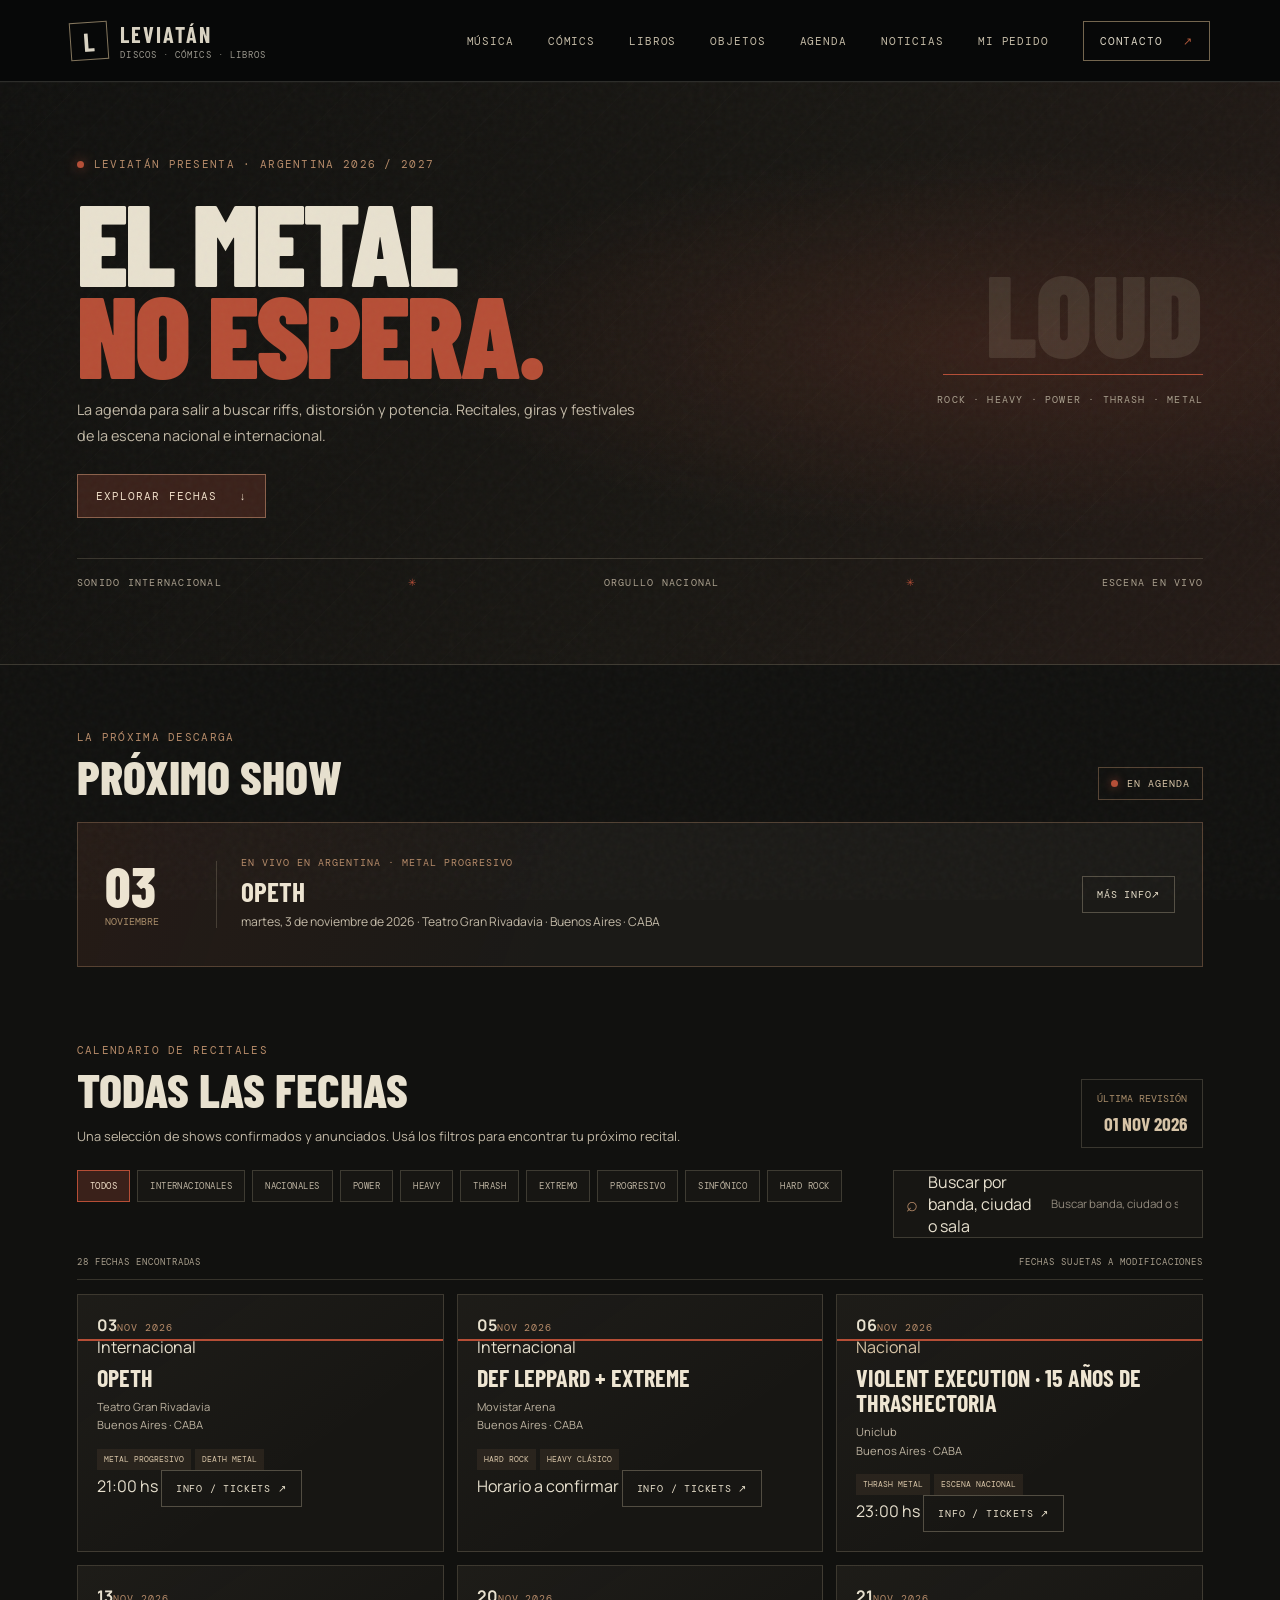
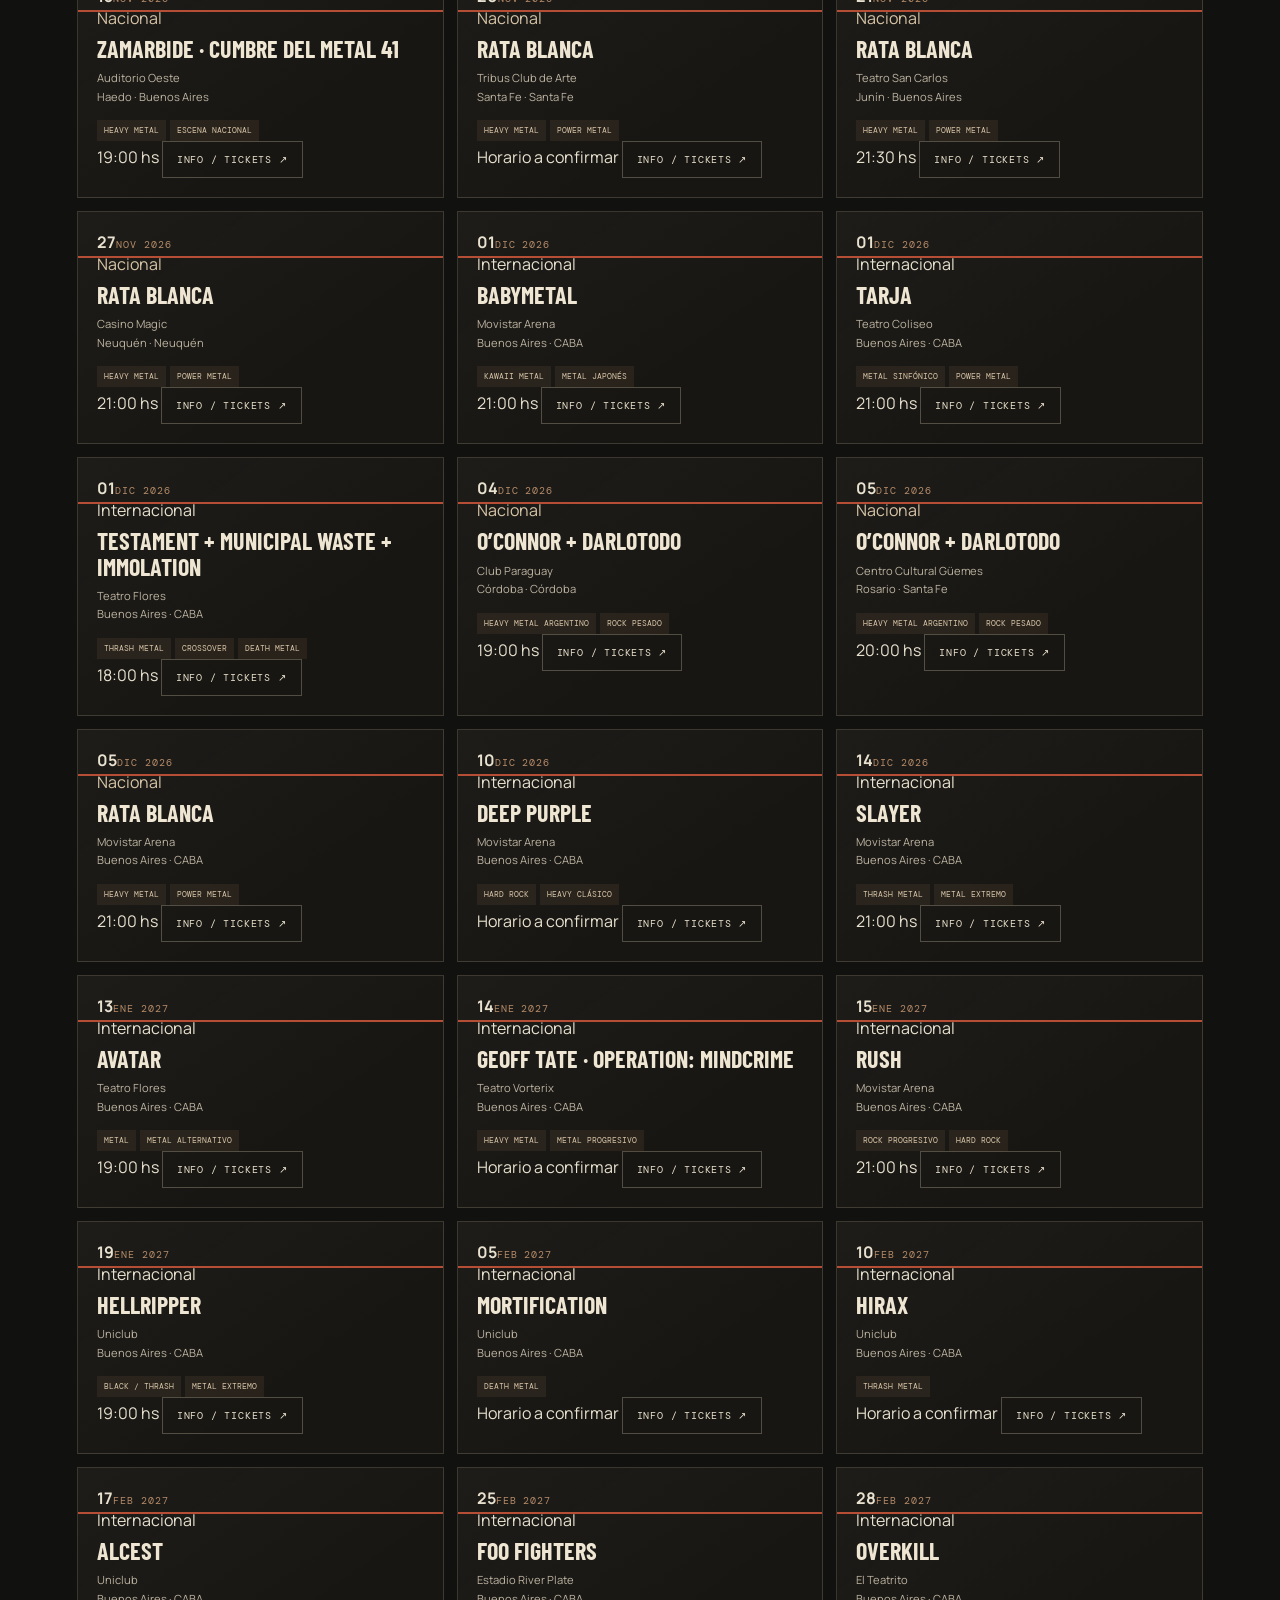
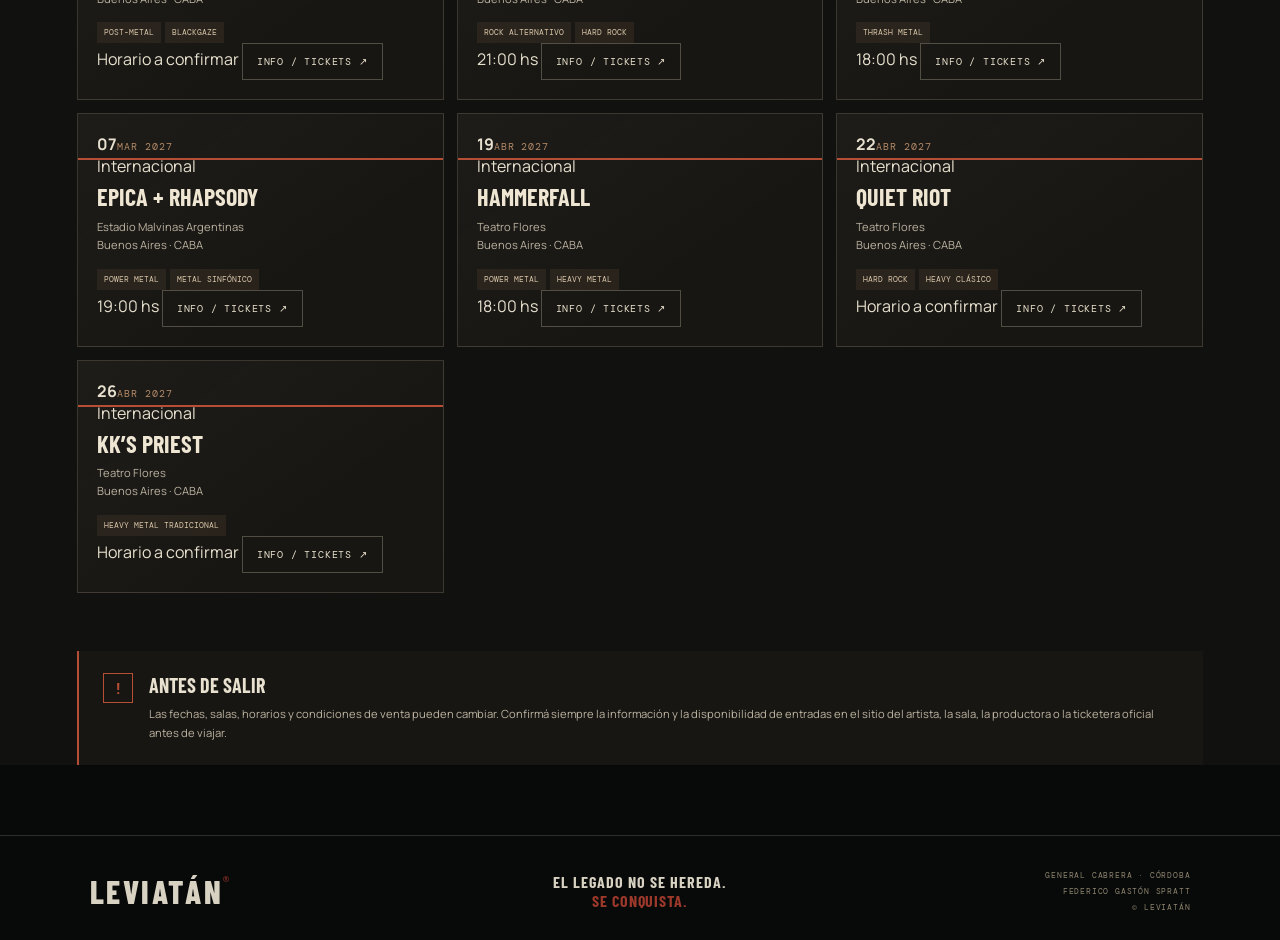
<file: agenda.html>
<!doctype html>
<html lang="es">
<head>
<meta charset="utf-8">
<meta name="viewport" content="width=device-width, initial-scale=1">
<meta name="theme-color" content="#11110f">
<title>Agenda Rock y Metal en Argentina | Leviatán Coleccionables</title>
<meta name="description" content="Agenda de recitales y festivales de rock y metal en Argentina. Fechas nacionales e internacionales de heavy, power, thrash, metal extremo y más.">
<meta name="robots" content="index, follow">
<link rel="canonical" href="https://tiendaleviatan.com/agenda.html">
<meta property="og:type" content="website">
<meta property="og:site_name" content="Leviatán Coleccionables">
<meta property="og:title" content="Agenda Rock y Metal en Argentina | Leviatán">
<meta property="og:description" content="Recitales, giras y festivales de heavy, power, thrash y metal en Argentina.">
<meta property="og:url" content="https://tiendaleviatan.com/agenda.html">
<meta property="og:image" content="https://tiendaleviatan.com/img/emblema-leviatan.png">
<link rel="icon" href="img/favicon.ico">
<link rel="preconnect" href="https://fonts.googleapis.com">
<link rel="preconnect" href="https://fonts.gstatic.com" crossorigin>
<link href="https://fonts.googleapis.com/css2?family=Barlow+Condensed:wght@500;600;700;800;900&family=DM+Mono:wght@400;500&family=Manrope:wght@400;500;600;700;800&display=swap" rel="stylesheet">
<link rel="stylesheet" href="styles.css">
<style>
/* Agenda: extensión visual del sistema actual de Leviatán. */
.agenda-page{background:#11110f;color:#e8e1cf}
.agenda-hero{position:relative;display:grid;grid-template-columns:minmax(0,1.35fr) minmax(220px,.65fr);gap:35px;align-items:center;min-height:430px;padding:75px max(6vw,calc((100vw - 1240px)/2));overflow:hidden;background:radial-gradient(ellipse at 78% 45%,rgba(182,78,54,.17),transparent 42%),linear-gradient(115deg,#11110f 0%,#191713 58%,#241a16 100%);border-bottom:1px solid rgba(218,205,174,.2)}
.agenda-hero:after{content:"";position:absolute;inset:0;pointer-events:none;opacity:.16;background:repeating-linear-gradient(135deg,transparent 0 18px,rgba(218,205,174,.09) 19px,transparent 20px 39px)}
.agenda-hero__content,.agenda-hero__side,.agenda-hero__bottomline{position:relative;z-index:1}
.agenda-eyebrow,.agenda-kicker{display:flex;align-items:center;gap:10px;color:#b58a68;font: .68rem 'DM Mono',monospace;letter-spacing:.12em;text-transform:uppercase}
.agenda-eyebrow__dot{width:7px;height:7px;border-radius:50%;background:#b64e36;box-shadow:0 0 12px rgba(182,78,54,.7)}
.agenda-hero h1{margin:24px 0 18px;color:#e8e1cf;font:900 clamp(4.4rem,9vw,8rem)/.8 'Barlow Condensed',Impact,sans-serif;letter-spacing:-.025em;text-transform:uppercase}
.agenda-hero h1 em{color:#b64e36;font-style:normal}
.agenda-hero__content>p{max-width:570px;margin:0 0 25px;color:#c2b9a7;font-size:.9rem;line-height:1.8}
.agenda-hero__cta{display:inline-flex;align-items:center;gap:22px;padding:14px 18px;border:1px solid #8b604b;background:#3a211a;color:#f0dfc8;text-decoration:none;font:.68rem 'DM Mono',monospace;letter-spacing:.1em;transition:.2s}
.agenda-hero__cta:hover{background:#5a3024;border-color:#bd765c}
.agenda-hero__side{display:flex;flex-direction:column;align-items:flex-end;gap:16px;color:#a88c69}
.agenda-hero__side-word{font:900 clamp(4rem,9vw,8rem)/.8 'Barlow Condensed',Impact,sans-serif;color:rgba(218,205,174,.13)}
.agenda-hero__side-line{width:100%;max-width:260px;height:1px;background:#b64e36}
.agenda-hero__side-small{max-width:270px;text-align:right;color:#a99f8d;font: .62rem/1.8 'DM Mono',monospace;letter-spacing:.12em}
.agenda-hero__bottomline{grid-column:1/-1;display:flex;justify-content:space-between;gap:14px;margin-top:5px;padding-top:17px;border-top:1px solid rgba(218,205,174,.18);color:#a99f8d;font:.6rem 'DM Mono',monospace;letter-spacing:.13em}
.agenda-hero__bottomline-mark{color:#b64e36}
.agenda-wrap{width:100%;max-width:1500px;margin:0 auto;padding:65px max(6vw,calc((100vw - 1240px)/2)) 0}
.agenda-section-heading{display:flex;align-items:flex-end;justify-content:space-between;gap:24px;margin:0 0 22px}
.agenda-section-heading h2{margin:10px 0 0;color:#e8e1cf;font:800 clamp(2.2rem,4vw,3rem)/.95 'Barlow Condensed',Impact,sans-serif;text-transform:uppercase}
.agenda-intro{max-width:620px;margin:13px 0 0;color:#c2b9a7;font-size:.8rem;line-height:1.75}
.agenda-live-label{display:inline-flex;align-items:center;gap:9px;padding:9px 12px;border:1px solid rgba(181,138,104,.42);color:#d7c4a7;font:.62rem 'DM Mono',monospace;letter-spacing:.1em;white-space:nowrap}
.agenda-live-label span{width:7px;height:7px;border-radius:50%;background:#b64e36;box-shadow:0 0 10px rgba(182,78,54,.65)}
.agenda-next__card{display:grid;grid-template-columns:112px minmax(0,1fr) auto;align-items:center;gap:24px;min-height:145px;padding:24px 27px;border:1px solid rgba(181,138,104,.35);background:linear-gradient(110deg,rgba(182,78,54,.09),rgba(255,255,255,.015) 44%),#171613;color:#e8e1cf}
.agenda-next__date{display:flex;flex-direction:column;gap:4px;padding-right:18px;border-right:1px solid rgba(218,205,174,.2)}
.agenda-next__date strong,.agenda-next__date b{color:#eee5d2;font:800 3.5rem/.9 'Barlow Condensed',Impact,sans-serif}
.agenda-next__date span,.agenda-update__label{color:#a88c69;font:.62rem 'DM Mono',monospace;text-transform:uppercase}
.agenda-next__info{min-width:0}
.agenda-next__info small{display:block;margin-bottom:8px;color:#b58a68;font:.62rem 'DM Mono',monospace;letter-spacing:.1em;text-transform:uppercase}
.agenda-next__info h3{margin:0 0 7px;color:#eee5d2;font:700 1.7rem/1.05 'Barlow Condensed',Impact,sans-serif;text-transform:uppercase}
.agenda-next__info p{margin:0;color:#c2b9a7;font-size:.76rem;line-height:1.7}
.agenda-next__action,.agenda-ticket{display:inline-flex;align-items:center;justify-content:center;padding:11px 14px;border:1px solid rgba(218,205,174,.3);color:#e8dfca;background:transparent;text-decoration:none;font:.62rem 'DM Mono',monospace;letter-spacing:.08em;text-transform:uppercase;white-space:nowrap}
.agenda-next__action:hover,.agenda-ticket:hover{border-color:#b64e36;background:#3a211a}
.agenda-listing{padding-top:76px;padding-bottom:48px}
.agenda-update{display:flex;flex-direction:column;align-items:flex-end;gap:7px;padding:12px 15px;border:1px solid rgba(218,205,174,.2);white-space:nowrap}
.agenda-update strong{color:#d7c4a7;font:700 1.2rem 'Barlow Condensed',Impact,sans-serif}
.agenda-tools{display:grid;grid-template-columns:minmax(0,1fr) minmax(230px,310px);gap:18px;align-items:start;margin:22px 0 18px}
.agenda-filters{display:flex;flex-wrap:wrap;gap:7px}
.agenda-filter{padding:9px 12px;border:1px solid rgba(218,205,174,.2);background:#171613;color:#bdb3a1;font:.58rem 'DM Mono',monospace;letter-spacing:.05em;text-transform:uppercase;cursor:pointer;transition:.2s}
.agenda-filter:hover{border-color:#b58a68;color:#eee5d2}
.agenda-filter.is-active{border-color:#b64e36;background:#3a211a;color:#f0dfc8}
.agenda-search{display:flex;align-items:center;gap:10px;min-height:40px;padding:0 12px;border:1px solid rgba(218,205,174,.2);background:#171613}
.agenda-search__icon{color:#b58a68;font-size:1.25rem}
.agenda-search input{width:100%;min-width:0;padding:10px 0;border:0;outline:0;background:transparent;color:#eee5d2;font: .72rem Manrope,Arial,sans-serif}
.agenda-search input::placeholder{color:#928a7d}
.agenda-results-bar{display:flex;justify-content:space-between;gap:14px;margin:0 0 14px;padding:0 0 11px;border-bottom:1px solid rgba(218,205,174,.18);color:#a99f8d;font:.58rem 'DM Mono',monospace;letter-spacing:.1em;text-transform:uppercase}
.agenda-results-bar p{margin:0}
.agenda-grid{display:grid;grid-template-columns:repeat(3,minmax(0,1fr));gap:13px;align-items:stretch}
.agenda-card{position:relative;display:flex;flex-direction:column;min-width:0;min-height:220px;padding:19px;border:1px solid rgba(218,205,174,.18);background:linear-gradient(145deg,rgba(218,205,174,.035),transparent 65%),#171613;color:#e8e1cf;transition:border-color .2s,transform .2s}
.agenda-card:hover{border-color:rgba(181,138,104,.7);transform:translateY(-2px)}
.agenda-card__rule{height:2px;margin:-19px -19px 16px;background:#b64e36}
.agenda-card__month{color:#b58a68;font:.6rem 'DM Mono',monospace;letter-spacing:.1em;text-transform:uppercase}
.agenda-card h3,.agenda-card__title{margin:8px 0;color:#eee5d2;font:700 1.5rem/1.05 'Barlow Condensed',Impact,sans-serif;text-transform:uppercase}
.agenda-card p{margin:0 0 10px;color:#bdb3a1;font-size:.7rem;line-height:1.65}
.agenda-card__type--nacional{border-color:rgba(181,138,104,.45)!important;color:#d7c4a7!important}
.agenda-tag{display:inline-block;margin:3px 4px 0 0;padding:5px 7px;background:rgba(181,138,104,.1);color:#d7c4a7;font:.53rem 'DM Mono',monospace;text-transform:uppercase}
.agenda-empty{display:flex;flex-direction:column;align-items:center;gap:10px;padding:32px 20px;border:1px dashed rgba(218,205,174,.28);color:#bdb3a1;text-align:center}
.agenda-empty[hidden]{display:none!important}
.agenda-empty strong{color:#eee5d2;font:700 1.5rem 'Barlow Condensed',Impact,sans-serif;text-transform:uppercase}
.agenda-empty button{margin-top:8px;padding:11px 14px;border:1px solid #8b604b;background:#3a211a;color:#f0dfc8;font:.6rem 'DM Mono',monospace;cursor:pointer}
.agenda-note{display:flex;align-items:flex-start;gap:16px;width:calc(100% - 12vw);max-width:1240px;margin:10px auto 70px;padding:22px 24px;border-left:2px solid #b64e36;background:#171613;color:#bdb3a1}
.agenda-note__symbol{display:grid;flex:none;width:30px;height:30px;place-items:center;border:1px solid #b64e36;color:#b64e36;font:700 1rem 'Barlow Condensed',sans-serif}
.agenda-note h2{margin:0 0 7px;color:#e8e1cf;font:700 1.25rem 'Barlow Condensed',Impact,sans-serif}
.agenda-note p{margin:0;color:#bdb3a1;font-size:.7rem;line-height:1.75}
.agenda-loading{color:#bdb3a1;font-size:.75rem}
.agenda-backtop{color:#b58a68;text-decoration:none}
@media(max-width:1000px){.agenda-hero{grid-template-columns:1fr;min-height:0}.agenda-hero__side{display:none}.agenda-grid{grid-template-columns:repeat(2,minmax(0,1fr))}.agenda-tools{grid-template-columns:1fr}}
@media(max-width:680px){.agenda-hero{padding:65px 22px 26px;gap:28px}.agenda-hero h1{font-size:clamp(3.8rem,16vw,5.3rem)}.agenda-hero__bottomline{flex-wrap:wrap;justify-content:flex-start;font-size:.5rem}.agenda-wrap{padding:48px 22px 0}.agenda-section-heading{align-items:flex-start;flex-direction:column}.agenda-next__card{grid-template-columns:75px minmax(0,1fr);gap:14px;padding:18px}.agenda-next__date{padding-right:10px}.agenda-next__date strong,.agenda-next__date b{font-size:2.8rem}.agenda-next__action{grid-column:1/-1;justify-self:start}.agenda-update{align-items:flex-start}.agenda-grid{grid-template-columns:1fr}.agenda-results-bar{flex-direction:column}.agenda-note{width:calc(100% - 44px);margin:28px auto 48px;padding:18px}}
</style>
</head>
<body>
<div class="grain" aria-hidden="true"></div>
<header class="site-header">
<a class="wordmark" href="index.html" aria-label="Leviatán, inicio"><span class="wordmark-mark">L</span><span><b>LEVIATÁN</b><small>DISCOS · CÓMICS · LIBROS</small></span></a>
<button class="menu-toggle" type="button" aria-expanded="false" aria-controls="main-nav">MENÚ <span>＋</span></button>
<nav id="main-nav" class="main-nav">
<a href="musica.html">Música</a><a href="comics.html">Cómics</a><a href="libros.html">Libros</a><a href="figuras.html">Objetos</a><a href="agenda.html" aria-current="page">Agenda</a><a href="noticias.html">Noticias</a><a href="index.html#comanda">Mi pedido</a><a href="contacto.html" class="nav-contact">Contacto <span>↗</span></a>
</nav>
</header>
<main class="agenda-page">
<section class="agenda-hero" aria-labelledby="agenda-title">
<div class="agenda-hero__content"><span class="agenda-eyebrow"><span class="agenda-eyebrow__dot"></span> LEVIATÁN PRESENTA · ARGENTINA 2026 / 2027</span>
<h1 id="agenda-title">EL METAL<br><em>NO ESPERA.</em></h1>
<p>La agenda para salir a buscar riffs, distorsión y potencia. Recitales, giras y festivales de la escena nacional e internacional.</p>
<a class="agenda-hero__cta" href="#fechas">EXPLORAR FECHAS <span aria-hidden="true">↓</span></a></div>
<div class="agenda-hero__side" aria-hidden="true"><span class="agenda-hero__side-word">LOUD</span><span class="agenda-hero__side-line"></span><span class="agenda-hero__side-small">ROCK · HEAVY · POWER · THRASH · METAL</span></div>
<div class="agenda-hero__bottomline"><span>SONIDO INTERNACIONAL</span><span class="agenda-hero__bottomline-mark">✳</span><span>ORGULLO NACIONAL</span><span class="agenda-hero__bottomline-mark">✳</span><span>ESCENA EN VIVO</span></div>
</section>
  <section class="agenda-wrap agenda-next" aria-labelledby="proximo-title"><div class="agenda-section-heading"><div><span class="agenda-kicker">La próxima descarga</span><h2 id="proximo-title">PRÓXIMO SHOW</h2></div><span class="agenda-live-label"><span></span> EN AGENDA</span></div><div id="next-event" class="agenda-next__card"><p class="agenda-loading">Cargando próxima fecha…</p></div></section>
  <section class="agenda-wrap agenda-listing" id="fechas" aria-labelledby="fechas-title"><div class="agenda-section-heading agenda-section-heading--listing"><div><span class="agenda-kicker">Calendario de recitales</span><h2 id="fechas-title">TODAS LAS FECHAS</h2><p class="agenda-intro">Una selección de shows confirmados y anunciados. Usá los filtros para encontrar tu próximo recital.</p></div><div class="agenda-update"><span class="agenda-update__label">ÚLTIMA REVISIÓN</span><strong>01 NOV 2026</strong></div></div>
    <div class="agenda-tools"><div class="agenda-filters" role="group" aria-label="Filtrar eventos"><button class="agenda-filter is-active" type="button" data-filter="todos" aria-pressed="true">Todos</button><button class="agenda-filter" type="button" data-filter="internacional" aria-pressed="false">Internacionales</button><button class="agenda-filter" type="button" data-filter="nacional" aria-pressed="false">Nacionales</button><button class="agenda-filter" type="button" data-filter="power" aria-pressed="false">Power</button><button class="agenda-filter" type="button" data-filter="heavy" aria-pressed="false">Heavy</button><button class="agenda-filter" type="button" data-filter="thrash" aria-pressed="false">Thrash</button><button class="agenda-filter" type="button" data-filter="extremo" aria-pressed="false">Extremo</button><button class="agenda-filter" type="button" data-filter="progresivo" aria-pressed="false">Progresivo</button><button class="agenda-filter" type="button" data-filter="sinfonico" aria-pressed="false">Sinfónico</button><button class="agenda-filter" type="button" data-filter="hardrock" aria-pressed="false">Hard rock</button></div><label class="agenda-search"><span class="agenda-search__icon" aria-hidden="true">⌕</span><span class="sr-only">Buscar por banda, ciudad o sala</span><input id="agenda-search" type="search" placeholder="Buscar banda, ciudad o sala…" autocomplete="off"></label></div>
    <div class="agenda-results-bar"><p id="agenda-count" aria-live="polite">Preparando agenda…</p><span>FECHAS SUJETAS A MODIFICACIONES</span></div><div id="agenda-events" class="agenda-grid" aria-live="polite"><p class="agenda-loading">Cargando recitales…</p></div><div id="agenda-empty" class="agenda-empty" hidden><strong>No encontramos fechas con esos filtros.</strong><span>Probá con otro género, banda o ciudad.</span><button type="button" id="agenda-reset">VER TODA LA AGENDA</button></div>
  </section>
  <section class="agenda-note" aria-label="Información importante"><div class="agenda-note__symbol" aria-hidden="true">!</div><div><h2>ANTES DE SALIR</h2><p>Las fechas, salas, horarios y condiciones de venta pueden cambiar. Confirmá siempre la información y la disponibilidad de entradas en el sitio del artista, la sala, la productora o la ticketera oficial antes de viajar.</p></div></section>
</main>
<footer class="site-footer">
<a class="footer-brand" href="index.html">LEVIATÁN<span>®</span></a>
<div class="footer-motto">EL LEGADO NO SE HEREDA.<br><em>SE CONQUISTA.</em></div>
<div class="footer-meta"><span>GENERAL CABRERA · CÓRDOBA</span><span>FEDERICO GASTÓN SPRATT</span><span>© LEVIATÁN</span></div>
</footer>
<script>
const toggle=document.querySelector('.menu-toggle');
const nav=document.querySelector('.main-nav');
toggle.addEventListener('click',()=>{
 const open=toggle.getAttribute('aria-expanded')==='true';
 toggle.setAttribute('aria-expanded',String(!open));
 nav.classList.toggle('is-open',!open);
});
nav.querySelectorAll('a').forEach(a=>a.addEventListener('click',()=>{
 nav.classList.remove('is-open');
 toggle.setAttribute('aria-expanded','false');
}));
</script>
<script src="js/agenda.js" defer></script>
</body>
</html>
</file>
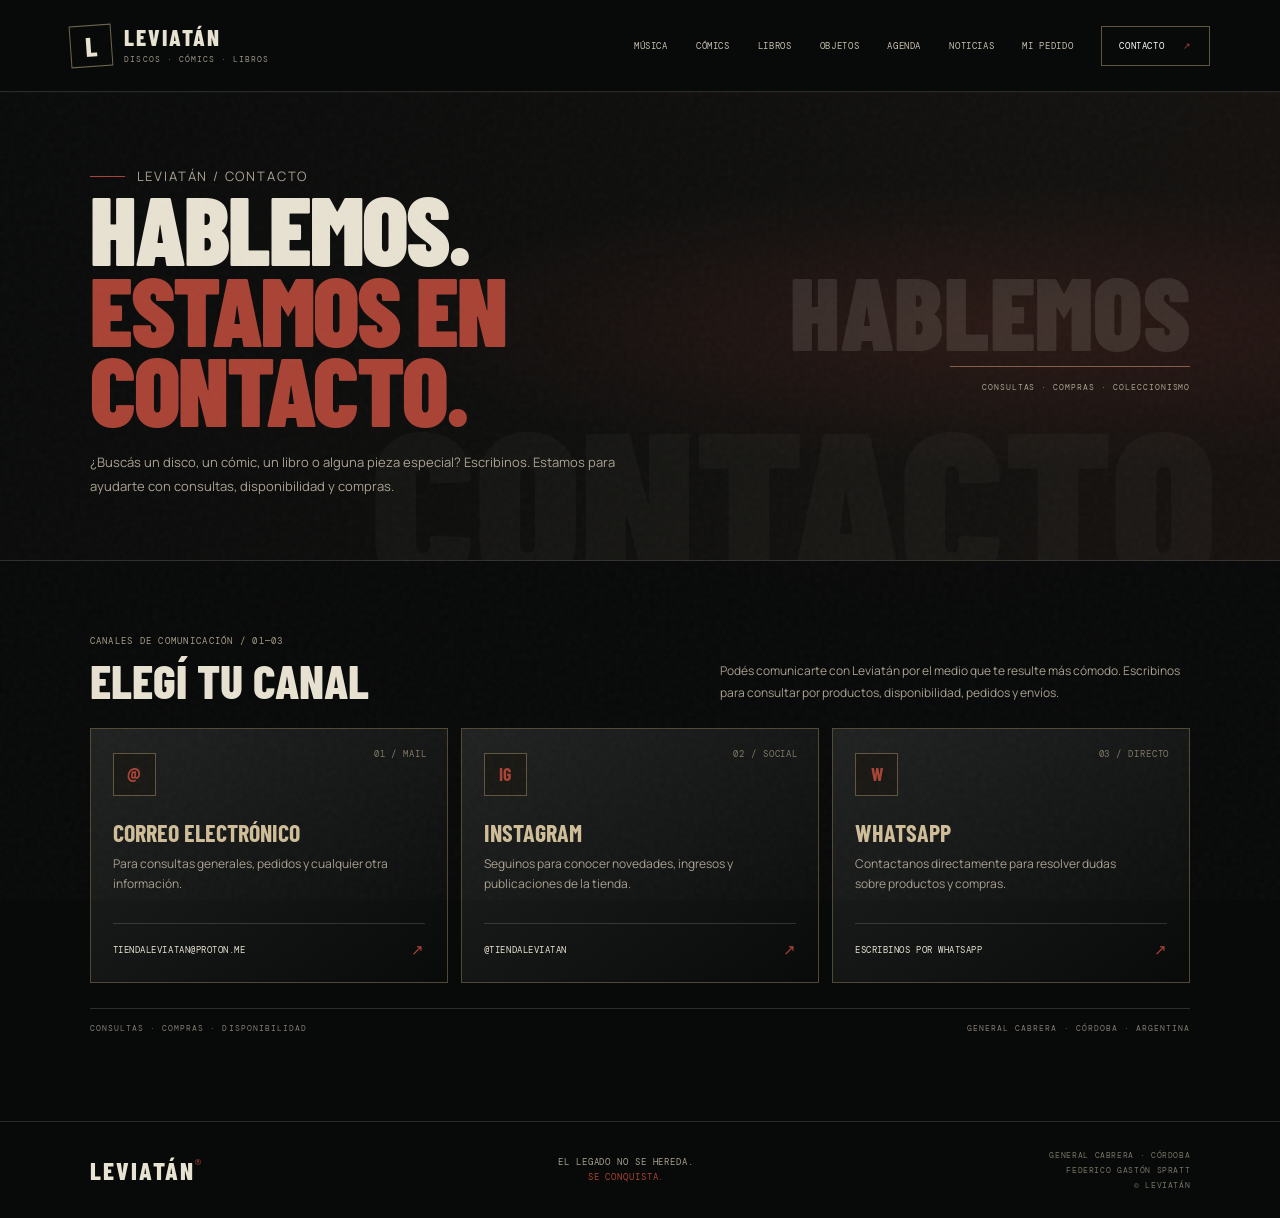
<file: contacto.html>
<!doctype html>
<html lang="es">
<head>
<meta charset="utf-8">
<meta name="viewport" content="width=device-width, initial-scale=1">
<meta name="theme-color" content="#080909">
<meta name="description" content="Contactá a Leviatán para consultar disponibilidad, compras, música, cómics, libros y objetos de colección.">
<meta name="robots" content="index, follow">
<link rel="canonical" href="https://tiendaleviatan.com/contacto.html">
<meta property="og:type" content="website">
<meta property="og:site_name" content="Leviatán">
<meta property="og:title" content="Contacto — Leviatán">
<meta property="og:description" content="Consultas, disponibilidad, compras y coleccionables. Encontrá tu canal de contacto con Leviatán.">
<meta property="og:url" content="https://tiendaleviatan.com/contacto.html">
<meta property="og:image" content="https://tiendaleviatan.com/img/emblema-leviatan.png">
<link rel="icon" href="img/favicon.ico">
<link rel="preconnect" href="https://fonts.googleapis.com">
<link rel="preconnect" href="https://fonts.gstatic.com" crossorigin>
<link href="https://fonts.googleapis.com/css2?family=Barlow+Condensed:wght@500;600;700;800;900&family=DM+Mono:wght@400;500&family=Manrope:wght@400;500;600;700;800&display=swap" rel="stylesheet">
<title>Contacto — Leviatán</title>
<link rel="stylesheet" href="styles.css">
<style id="contact-self-contained">
:root{--paper:#e8e2d2;--rust:#a94335;--line:rgba(216,210,194,.18);--display:'Barlow Condensed',Impact,sans-serif;--mono:'DM Mono',monospace;--body:'Manrope',Arial,sans-serif}
*{box-sizing:border-box}html{scroll-behavior:smooth}body{margin:0;background:#080909;color:var(--paper);font-family:var(--body)}a{color:inherit}.grain{position:fixed;inset:0;z-index:0;pointer-events:none;opacity:.12;background-image:url("data:image/svg+xml,%3Csvg viewBox='0 0 180 180' xmlns='http://www.w3.org/2000/svg'%3E%3Cfilter id='n'%3E%3CfeTurbulence type='fractalNoise' baseFrequency='.9' numOctaves='3' stitchTiles='stitch'/%3E%3C/filter%3E%3Crect width='100%25' height='100%25' filter='url(%23n)' opacity='.22'/%3E%3C/svg%3E")}
.site-header{position:relative;z-index:10;display:flex;align-items:center;justify-content:space-between;gap:30px;min-height:92px;padding:18px 5.5vw;border-bottom:1px solid rgba(216,210,194,.16);background:#080909}
.wordmark{display:flex;align-items:center;gap:12px;color:var(--paper);text-decoration:none;flex:none}.wordmark-mark{display:grid;width:42px;height:42px;place-items:center;border:1px solid #70664f;font:800 27px var(--display);transform:rotate(-4deg)}.wordmark b{display:block;font:800 23px/.9 var(--display);letter-spacing:.08em}.wordmark small{display:block;margin-top:7px;color:#9a9384;font:8px var(--mono);letter-spacing:.13em}
.main-nav{display:flex;align-items:center;justify-content:flex-end;gap:clamp(12px,2.2vw,34px)}.main-nav a{padding:9px 0;color:#c7c0af;text-decoration:none;font:9px var(--mono);letter-spacing:.07em;text-transform:uppercase;white-space:nowrap;transition:color .2s}.main-nav a:hover,.main-nav a[aria-current=page]{color:#fff}.main-nav .nav-contact{padding:13px 17px;border:1px solid #62553e}.main-nav .nav-contact span{margin-left:13px;color:var(--rust)}.menu-toggle{display:none;padding:10px 12px;border:1px solid #62553e;background:#111211;color:var(--paper);font:9px var(--mono)}
.contact-main{position:relative;z-index:1;min-height:calc(100vh - 180px);background:radial-gradient(ellipse at 72% 7%,rgba(117,64,47,.12),transparent 34%),#080909}.contact-hero{position:relative;display:grid;grid-template-columns:minmax(0,1.1fr) minmax(250px,.7fr);gap:44px;align-items:center;min-height:410px;padding:72px 7vw 62px;border-bottom:1px solid var(--line);overflow:hidden;background:radial-gradient(ellipse at 78% 50%,rgba(169,67,53,.16),transparent 43%),linear-gradient(110deg,#090a0a,#12110f 75%,#17110f)}.contact-hero:after{content:'CONTACTO';position:absolute;right:5vw;bottom:-.12em;color:rgba(232,226,210,.035);font:900 clamp(95px,17vw,230px)/.8 var(--display);pointer-events:none}.contact-hero__content{position:relative;z-index:1;max-width:760px}.eyebrow{display:flex;align-items:center;gap:12px;margin:0 0 21px;color:#b8ad94;font:9px var(--mono);letter-spacing:.14em;text-transform:uppercase}.eyebrow-line{display:inline-block;width:35px;height:1px;background:var(--rust)}
.contact-hero h1{margin:0 0 20px;color:var(--paper);font:900 clamp(58px,7.5vw,100px)/.84 var(--display);letter-spacing:-.02em;text-transform:uppercase}.contact-hero h1 em{color:var(--rust);font-style:normal}.contact-hero__content>p{max-width:570px;margin:0;color:#aaa292;font:13px/1.85 var(--body)}.contact-hero__side{position:relative;z-index:1;display:flex;flex-direction:column;align-items:flex-end;gap:15px;color:#a9a18f}.contact-hero__side strong{font:900 clamp(65px,8vw,115px)/.8 var(--display);color:rgba(232,226,210,.12)}.contact-hero__side span{width:100%;max-width:240px;height:1px;background:#8b5b49}.contact-hero__side small{color:#a9a18f;font:8px var(--mono);letter-spacing:.12em;text-align:right}
.contact-wrap{width:100%;max-width:1450px;margin:0 auto;padding:66px 7vw 88px}.contact-section-heading{display:flex;align-items:flex-end;justify-content:space-between;gap:30px;margin-bottom:24px}.contact-section-heading h2{margin:9px 0 0;color:var(--paper);font:800 clamp(34px,4vw,48px)/.95 var(--display);text-transform:uppercase}.contact-section-heading p{max-width:470px;margin:0;color:#a9a18f;font:12px/1.8 var(--body)}.contact-kicker{color:#a79d88;font:9px var(--mono);letter-spacing:.14em;text-transform:uppercase}
.contact-grid{display:grid;grid-template-columns:repeat(3,minmax(0,1fr));gap:13px}.contact-card{position:relative;display:flex;min-width:0;min-height:255px;flex-direction:column;padding:24px 22px 20px;border:1px solid #514936;background:linear-gradient(145deg,#202221,#090a0a);color:var(--paper);text-decoration:none;transition:border-color .2s,transform .2s,background .2s}.contact-card:hover{border-color:#b7a98b;background:linear-gradient(145deg,#252520,#0d0e0d);transform:translateY(-3px)}.contact-card-number{position:absolute;top:19px;right:20px;color:#827966;font:9px var(--mono);letter-spacing:.1em}.contact-card-icon{display:grid;width:43px;height:43px;place-items:center;margin-bottom:25px;border:1px solid #62553e;background:#191814;color:var(--rust);font:700 18px var(--display)}.contact-card h3{margin:0 0 9px;color:#d0bd98;font:700 24px/1 var(--display);text-transform:uppercase}.contact-card p{max-width:290px;margin:0 0 24px;color:#a9a18f;font:12px/1.7 var(--body)}.contact-card-action{display:flex;align-items:center;justify-content:space-between;gap:10px;margin-top:auto;padding-top:15px;border-top:1px solid var(--line);color:var(--paper);font:9px/1.5 var(--mono);letter-spacing:.06em;overflow-wrap:anywhere}.contact-card-action span{flex:none;color:var(--rust);font-size:15px}
.contact-bottomline{display:flex;justify-content:space-between;gap:14px;margin-top:25px;padding-top:14px;border-top:1px solid var(--line);color:#827d72;font:8px var(--mono);letter-spacing:.13em;text-transform:uppercase}.site-footer{position:relative;z-index:1;display:flex;align-items:center;justify-content:space-between;gap:25px;padding:28px 7vw;border-top:1px solid rgba(216,210,194,.16);background:#080909}.footer-brand{color:var(--paper);font:800 25px var(--display);letter-spacing:.08em;text-decoration:none}.footer-brand span{font:10px var(--mono);vertical-align:top}.footer-motto{color:#aaa292;font:9px/1.6 var(--mono);letter-spacing:.1em}.footer-motto em{color:var(--rust);font-style:normal}.footer-meta{display:flex;flex-direction:column;gap:5px;color:#777365;font:8px var(--mono);letter-spacing:.08em;text-align:right}
@media(max-width:1050px){.site-header{flex-wrap:wrap}.main-nav{gap:13px}.main-nav a{font-size:8px}.contact-hero{grid-template-columns:1fr}.contact-hero__side{display:none}}
@media(max-width:760px){.site-header{min-height:75px;padding:14px 22px}.menu-toggle{display:block}.main-nav{display:none;flex:1 0 100%;flex-direction:column;align-items:stretch;gap:0;padding:8px 0 3px}.main-nav.is-open{display:flex}.main-nav a{padding:13px 5px;border-top:1px solid rgba(216,210,194,.1);font-size:10px}.main-nav .nav-contact{margin-top:8px;padding:13px}.contact-hero{min-height:0;padding:63px 22px 48px}.contact-hero h1{font-size:clamp(54px,15vw,78px)}.contact-wrap{padding:48px 22px 60px}.contact-section-heading{align-items:flex-start;flex-direction:column;gap:15px}.contact-grid{grid-template-columns:1fr;gap:10px}.contact-card{min-height:220px;padding:21px}.contact-bottomline{flex-direction:column;gap:8px}.site-footer{align-items:flex-start;flex-direction:column;padding:25px 22px}.footer-meta{text-align:left}}
@media(prefers-reduced-motion:reduce){*,*:before,*:after{scroll-behavior:auto!important;transition-duration:.01ms!important}}
</style>
</head>
<body>
<div class="grain" aria-hidden="true"></div>
<header class="site-header">
  <a class="wordmark" href="index.html" aria-label="Leviatán, inicio"><span class="wordmark-mark">L</span><span><b>LEVIATÁN</b><small>DISCOS · CÓMICS · LIBROS</small></span></a>
  <button class="menu-toggle" type="button" aria-expanded="false" aria-controls="main-nav">MENÚ <span>＋</span></button>
  <nav class="main-nav" id="main-nav" aria-label="Navegación principal">
    <a href="musica.html">Música</a><a href="comics.html">Cómics</a><a href="libros.html">Libros</a><a href="figuras.html">Objetos</a><a href="agenda.html">Agenda</a><a href="noticias.html">Noticias</a><a href="index.html#comanda">Mi pedido</a><a href="contacto.html" class="nav-contact" aria-current="page">Contacto <span>↗</span></a>
  </nav>
</header>
<main class="contact-main">
  <section class="contact-hero" aria-labelledby="contact-title">
    <div class="contact-hero__content">
      <p class="eyebrow"><span class="eyebrow-line"></span> LEVIATÁN / CONTACTO</p>
      <h1 id="contact-title">HABLEMOS.<br><em>ESTAMOS EN CONTACTO.</em></h1>
      <p>¿Buscás un disco, un cómic, un libro o alguna pieza especial? Escribinos. Estamos para ayudarte con consultas, disponibilidad y compras.</p>
    </div>
    <div class="contact-hero__side" aria-hidden="true"><strong>HABLEMOS</strong><span></span><small>CONSULTAS · COMPRAS · COLECCIONISMO</small></div>
  </section>
  <section class="contact-wrap" id="canales" aria-labelledby="contact-section-title">
    <div class="contact-section-heading"><div><span class="contact-kicker">CANALES DE COMUNICACIÓN / 01—03</span><h2 id="contact-section-title">ELEGÍ TU CANAL</h2></div><p>Podés comunicarte con Leviatán por el medio que te resulte más cómodo. Escribinos para consultar por productos, disponibilidad, pedidos y envíos.</p></div>
    <div class="contact-grid">
      <a class="contact-card" href="mailto:tiendaleviatan@proton.me"><span class="contact-card-number">01 / MAIL</span><span class="contact-card-icon" aria-hidden="true">@</span><h3>Correo electrónico</h3><p>Para consultas generales, pedidos y cualquier otra información.</p><span class="contact-card-action">TIENDALEVIATAN@PROTON.ME <span aria-hidden="true">↗</span></span></a>
      <a class="contact-card" href="https://instagram.com/tiendaleviatan" target="_blank" rel="noopener noreferrer"><span class="contact-card-number">02 / SOCIAL</span><span class="contact-card-icon" aria-hidden="true">IG</span><h3>Instagram</h3><p>Seguinos para conocer novedades, ingresos y publicaciones de la tienda.</p><span class="contact-card-action">@TIENDALEVIATAN <span aria-hidden="true">↗</span></span></a>
      <a class="contact-card" href="https://wa.me/5493584283858" target="_blank" rel="noopener noreferrer"><span class="contact-card-number">03 / DIRECTO</span><span class="contact-card-icon" aria-hidden="true">W</span><h3>WhatsApp</h3><p>Contactanos directamente para resolver dudas sobre productos y compras.</p><span class="contact-card-action">ESCRIBINOS POR WHATSAPP <span aria-hidden="true">↗</span></span></a>
    </div>
    <div class="contact-bottomline"><span>CONSULTAS · COMPRAS · DISPONIBILIDAD</span><span>GENERAL CABRERA · CÓRDOBA · ARGENTINA</span></div>
  </section>
</main>
<footer class="site-footer"><a class="footer-brand" href="index.html">LEVIATÁN<span>®</span></a><div class="footer-motto">EL LEGADO NO SE HEREDA.<br><em>SE CONQUISTA.</em></div><div class="footer-meta"><span>GENERAL CABRERA · CÓRDOBA</span><span>FEDERICO GASTÓN SPRATT</span><span>© LEVIATÁN</span></div></footer>
<script>
const toggle=document.querySelector('.menu-toggle');const nav=document.querySelector('.main-nav');
toggle.addEventListener('click',()=>{const open=toggle.getAttribute('aria-expanded')==='true';toggle.setAttribute('aria-expanded',String(!open));nav.classList.toggle('is-open',!open)});
nav.querySelectorAll('a').forEach(a=>a.addEventListener('click',()=>{nav.classList.remove('is-open');toggle.setAttribute('aria-expanded','false')}));
</script>
</body>
</html>
</file>
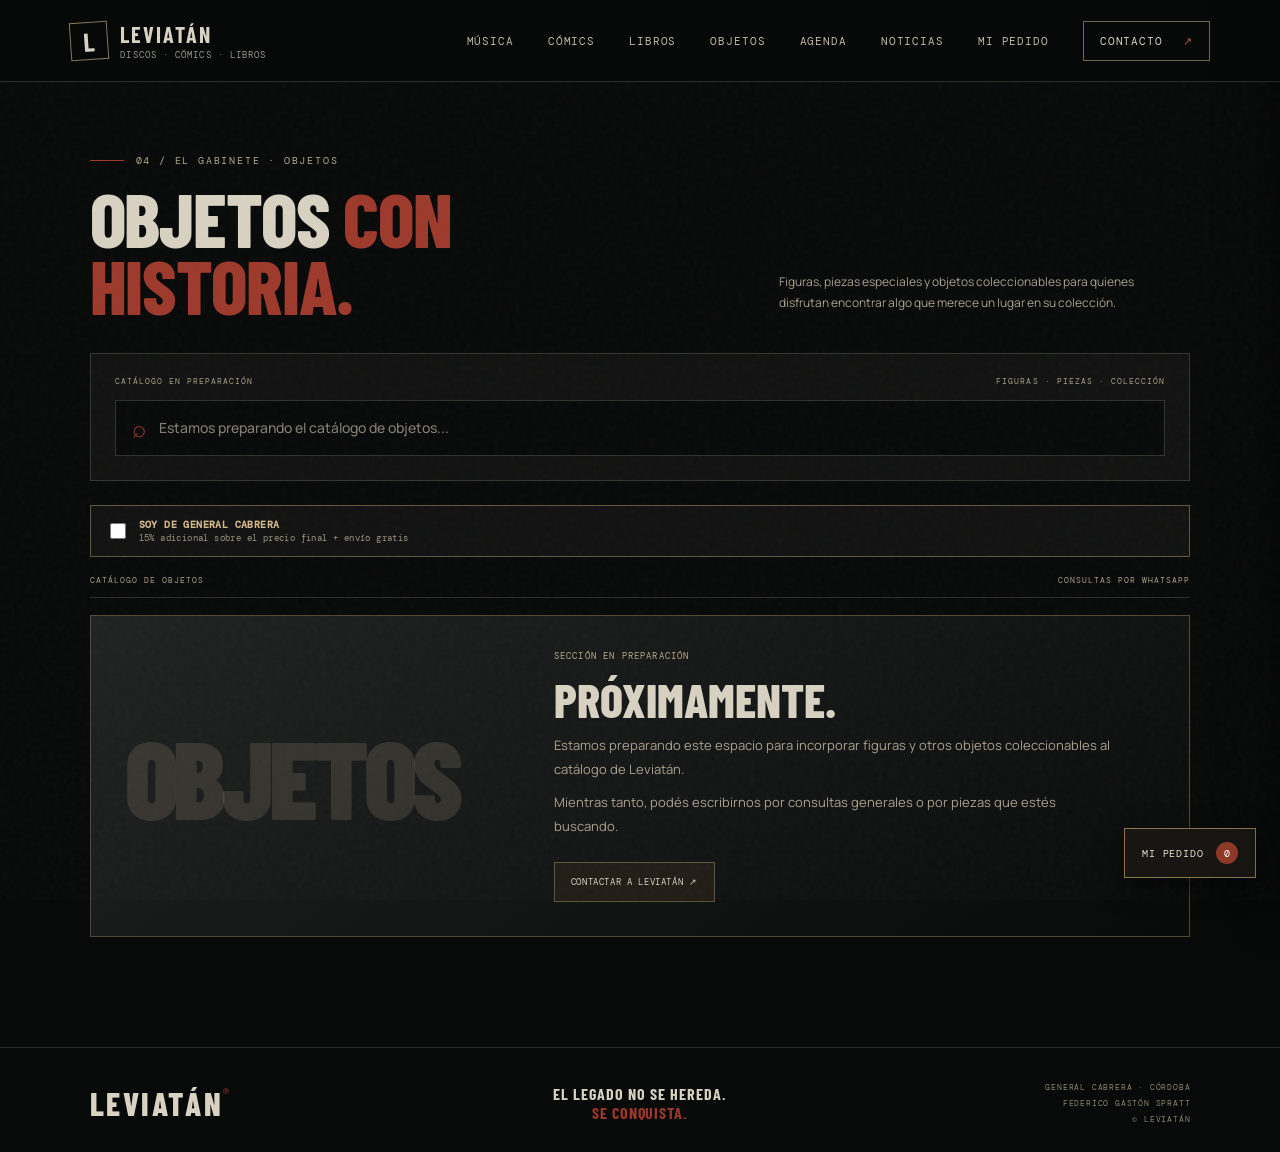
<file: figuras.html>
<!doctype html>
<html lang="es">
<head>
<meta charset="utf-8">
<meta name="viewport" content="width=device-width, initial-scale=1">
<meta name="theme-color" content="#080909">
<meta name="description" content="Objetos y piezas coleccionables de Leviatán. Próximamente, nuevas piezas para sumar a tu colección.">
<meta name="robots" content="index, follow">
<link rel="canonical" href="https://tiendaleviatan.com/figuras.html">
<meta property="og:type" content="website">
<meta property="og:site_name" content="Leviatán">
<meta property="og:title" content="Objetos — Leviatán">
<meta property="og:description" content="Figuras, piezas especiales y objetos coleccionables. Próximamente en Leviatán.">
<meta property="og:url" content="https://tiendaleviatan.com/figuras.html">
<meta property="og:image" content="https://tiendaleviatan.com/img/emblema-leviatan.png">
<link rel="icon" href="img/favicon.ico">
<link rel="preconnect" href="https://fonts.googleapis.com">
<link rel="preconnect" href="https://fonts.gstatic.com" crossorigin>
<link href="https://fonts.googleapis.com/css2?family=Barlow+Condensed:wght@500;600;700;800;900&family=DM+Mono:wght@400;500&family=Manrope:wght@400;500;600;700;800&display=swap" rel="stylesheet">
<title>Objetos — Leviatán</title>
<link rel="stylesheet" href="styles.css">
<style>
.objects-catalog{width:100%;max-width:1600px;margin:0 auto;padding:72px 7vw 110px}
.objects-heading{display:flex;justify-content:space-between;align-items:end;gap:30px;margin-bottom:34px}
.objects-heading .eyebrow{margin-bottom:18px}
.objects-heading h1{margin:0;color:var(--paper);font:800 clamp(48px,6vw,76px)/.88 var(--display);letter-spacing:-.015em;text-transform:uppercase}
.objects-heading h1 em{color:var(--rust);font-style:normal}
.objects-heading>p{max-width:360px;margin:0 4vw 5px 20px;color:#a9a18f;font-size:12px;line-height:1.8}
.objects-search-panel{margin:0 0 24px;padding:22px 24px 24px;border:1px solid var(--line);background:#111211}
.objects-search-meta{display:flex;justify-content:space-between;gap:15px;margin-bottom:14px;color:#a79d88;font:8px var(--mono);letter-spacing:.13em}
.objects-search{display:flex;align-items:center;gap:13px;width:100%;min-height:56px;padding:0 16px;border:1px solid rgba(216,210,194,.2);background:#080909}
.objects-search-icon{color:var(--rust);font-size:24px;line-height:1}
.objects-search input{width:100%;min-width:0;padding:14px 0;border:0;outline:0;background:transparent;color:var(--paper);font:500 14px var(--body)}
.objects-search input::placeholder{color:#827d72}
.objects-results-label{display:flex;justify-content:space-between;gap:15px;margin:0 0 17px;padding-bottom:12px;border-bottom:1px solid var(--line);color:#a79d88;font:8px var(--mono);letter-spacing:.13em}
.objects-status{display:grid;grid-template-columns:minmax(180px,.8fr) 1.2fr;gap:28px;align-items:center;min-height:260px;padding:34px;border:1px solid #514936;background:linear-gradient(145deg,#202221,#090a0a)}
.objects-status__mark{color:rgba(183,169,139,.18);font:900 clamp(48px,9vw,110px)/.8 var(--display);letter-spacing:-.04em;overflow-wrap:anywhere}
.objects-status__copy .eyebrow{margin:0 0 15px;color:#b7a98b;font:9px var(--mono);letter-spacing:.13em;text-transform:uppercase}
.objects-status__copy h2{margin:0 0 12px;color:var(--paper);font:800 clamp(32px,4vw,48px)/.95 var(--display)}
.objects-status__copy p{max-width:560px;margin:0 0 10px;color:#a9a18f;font-size:13px;line-height:1.8}
.objects-status__copy a{display:inline-block;margin-top:14px;padding:13px 16px;border:1px solid #62553e;background:#211d16;color:var(--paper);font:9px var(--mono);letter-spacing:.07em;text-decoration:none;text-transform:uppercase}
.objects-status__copy a:hover{border-color:var(--rust);background:#2b1b15}
@media(max-width:900px){.objects-heading{display:block}.objects-heading>p{margin:18px 0 0}.objects-status{grid-template-columns:1fr;gap:20px}.objects-status__mark{font-size:70px}}
@media(max-width:640px){.objects-catalog{padding:80px 22px}.objects-search-panel{padding:17px}.objects-search-meta,.objects-results-label{flex-direction:column;gap:8px}.objects-status{padding:22px;min-height:0}.objects-status__mark{font-size:54px}}
</style>
</head>
<body data-catalogo="objetos">
<div class="grain" aria-hidden="true"></div>
<header class="site-header">
  <a class="wordmark" href="index.html" aria-label="Leviatán, inicio"><span class="wordmark-mark">L</span><span><b>LEVIATÁN</b><small>DISCOS · CÓMICS · LIBROS</small></span></a>
  <button class="menu-toggle" type="button" aria-expanded="false" aria-controls="main-nav">MENÚ <span>＋</span></button>
  <nav class="main-nav" id="main-nav" aria-label="Navegación principal">
    <a href="musica.html">Música</a><a href="comics.html">Cómics</a><a href="libros.html">Libros</a><a href="figuras.html" aria-current="page">Objetos</a>
    <a href="agenda.html">Agenda</a><a href="noticias.html">Noticias</a><a href="index.html#comanda">Mi pedido</a><a href="contacto.html" class="nav-contact">Contacto <span>↗</span></a>
  </nav>
</header>
<main>
  <section class="objects-catalog" id="catalogo" aria-labelledby="objects-title">
    <div class="objects-heading">
      <div><p class="eyebrow"><span class="eyebrow-line"></span> 04 / EL GABINETE · OBJETOS</p><h1 id="objects-title">OBJETOS <em>CON HISTORIA.</em></h1></div>
      <p>Figuras, piezas especiales y objetos coleccionables para quienes disfrutan encontrar algo que merece un lugar en su colección.</p>
    </div>
    <div class="objects-search-panel">
      <div class="objects-search-meta"><span>CATÁLOGO EN PREPARACIÓN</span><span>FIGURAS · PIEZAS · COLECCIÓN</span></div>
      <label class="objects-search" for="objetos-busqueda"><span class="objects-search-icon" aria-hidden="true">⌕</span><input id="objetos-busqueda" type="search" placeholder="Estamos preparando el catálogo de objetos..." disabled></label>
    </div>
    <div class="objects-results-label"><span>CATÁLOGO DE OBJETOS</span><span>CONSULTAS POR WHATSAPP</span></div>
    <div class="objects-status">
      <div class="objects-status__mark" aria-hidden="true">OBJETOS</div>
      <div class="objects-status__copy">
        <p class="eyebrow">SECCIÓN EN PREPARACIÓN</p>
        <h2>PRÓXIMAMENTE.</h2>
        <p>Estamos preparando este espacio para incorporar figuras y otros objetos coleccionables al catálogo de Leviatán.</p>
        <p>Mientras tanto, podés escribirnos por consultas generales o por piezas que estés buscando.</p>
        <a href="contacto.html">CONTACTAR A LEVIATÁN ↗</a>
      </div>
    </div>
  </section>
</main>
<footer class="site-footer"><a class="footer-brand" href="index.html">LEVIATÁN<span>®</span></a><div class="footer-motto">EL LEGADO NO SE HEREDA.<br><em>SE CONQUISTA.</em></div><div class="footer-meta"><span>GENERAL CABRERA · CÓRDOBA</span><span>FEDERICO GASTÓN SPRATT</span><span>© LEVIATÁN</span></div></footer>
<script>
const toggle=document.querySelector('.menu-toggle');
const nav=document.querySelector('.main-nav');
toggle.addEventListener('click',()=>{const open=toggle.getAttribute('aria-expanded')==='true';toggle.setAttribute('aria-expanded',String(!open));nav.classList.toggle('is-open',!open)});
nav.querySelectorAll('a').forEach(a=>a.addEventListener('click',()=>{nav.classList.remove('is-open');toggle.setAttribute('aria-expanded','false')}));
</script>
<script src="js/carrito.js"></script>
</body>
</html>
</file>
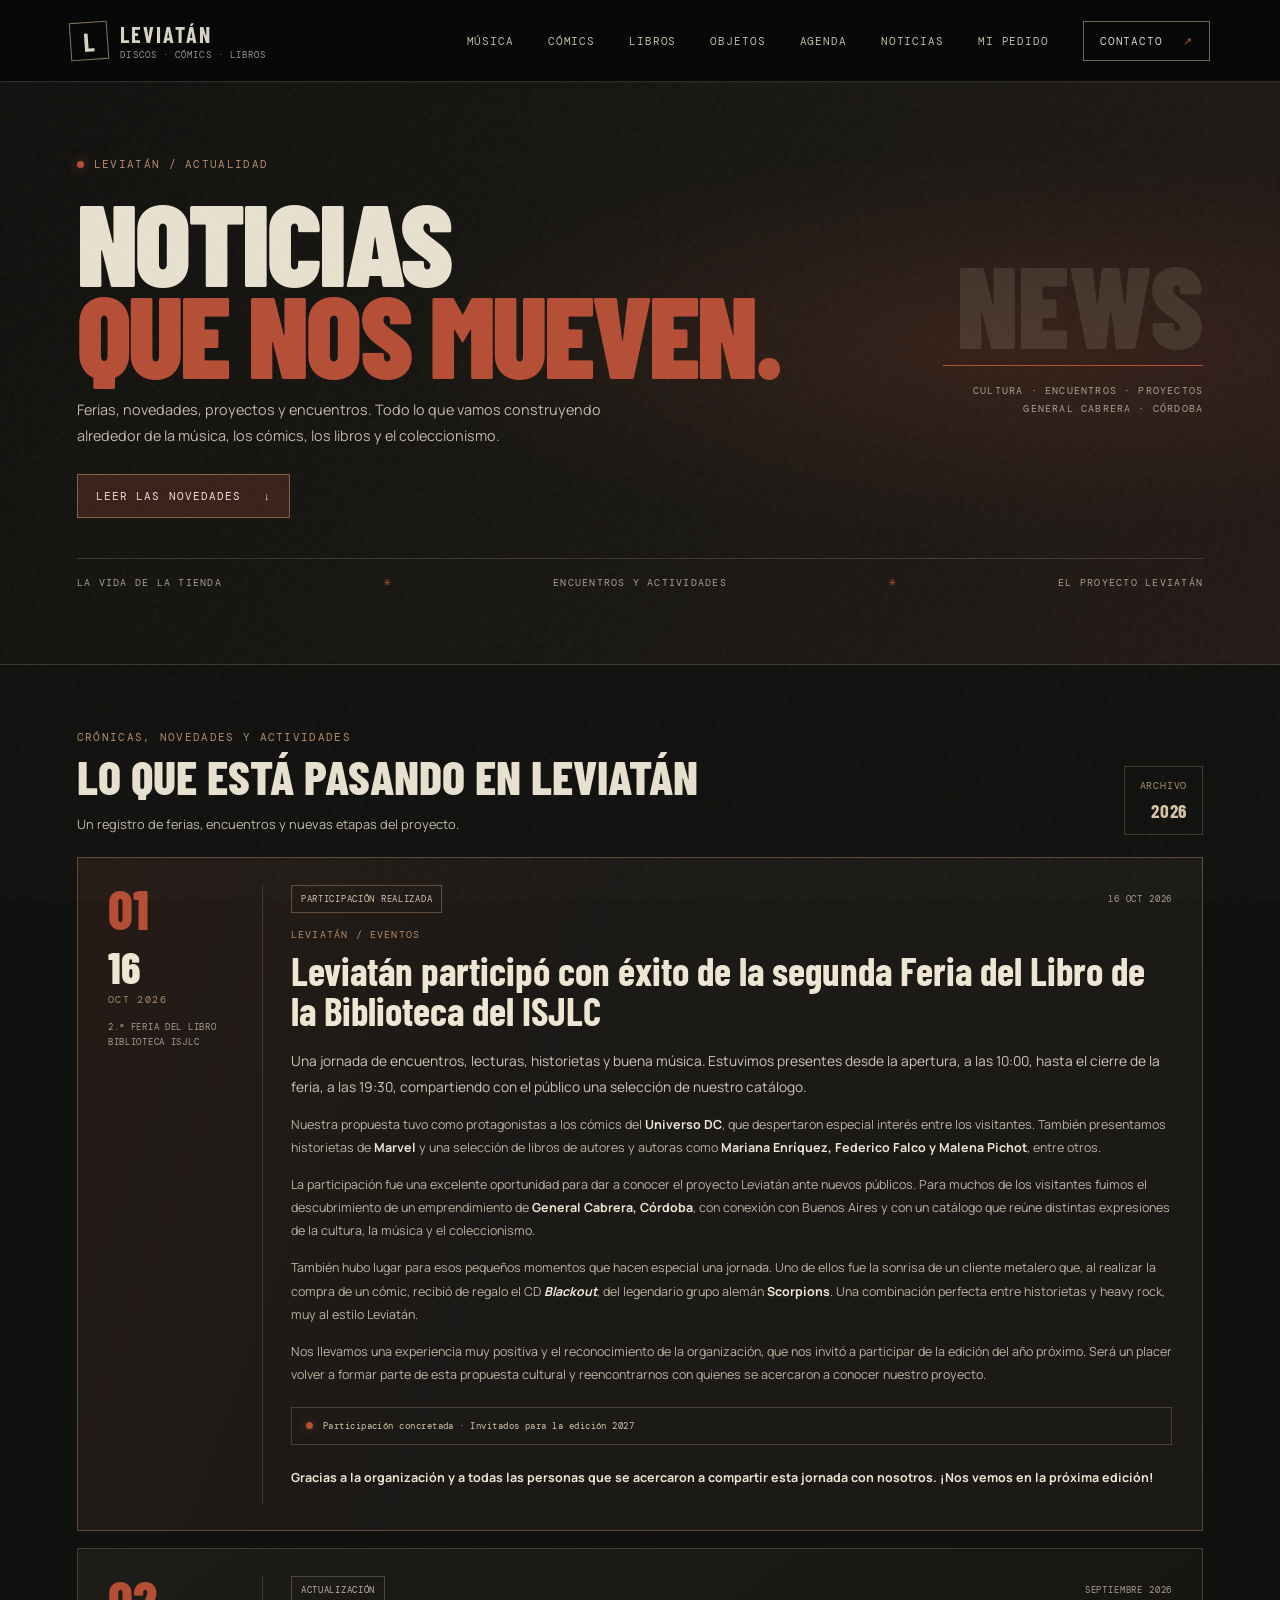
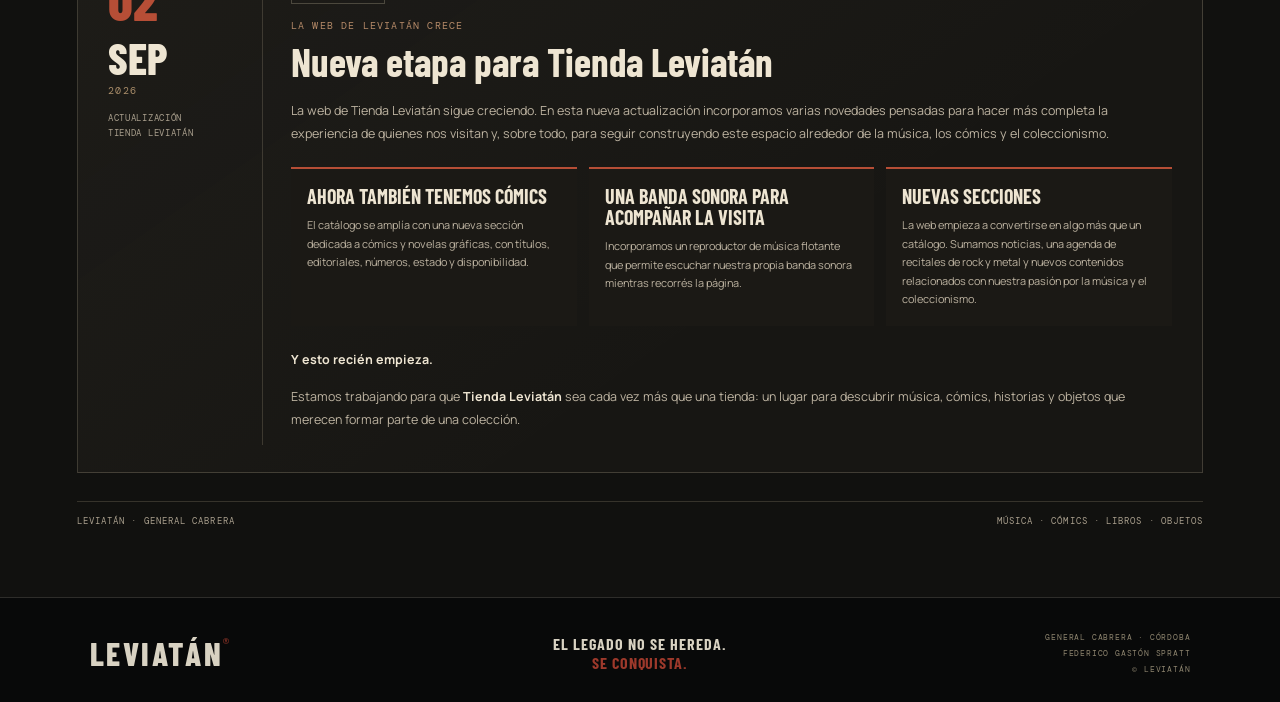
<file: noticias.html>
<!doctype html>
<html lang="es">
<head>
<meta charset="utf-8">
<meta name="viewport" content="width=device-width, initial-scale=1">
<meta name="theme-color" content="#11110f">
<meta name="description" content="Noticias, actividades y novedades de Tienda Leviatán: ferias, proyectos y encuentros alrededor de la música, los cómics, los libros y el coleccionismo.">
<meta name="robots" content="index, follow">
<link rel="canonical" href="https://tiendaleviatan.com/noticias.html">
<meta property="og:type" content="website">
<meta property="og:site_name" content="Leviatán">
<meta property="og:title" content="Noticias y novedades — Leviatán">
<meta property="og:description" content="Ferias, actividades, proyectos y novedades de Leviatán.">
<meta property="og:url" content="https://tiendaleviatan.com/noticias.html">
<meta property="og:image" content="https://tiendaleviatan.com/img/emblema-leviatan.png">
<link rel="icon" href="img/favicon.ico">
<link rel="preconnect" href="https://fonts.googleapis.com">
<link rel="preconnect" href="https://fonts.gstatic.com" crossorigin>
<link href="https://fonts.googleapis.com/css2?family=Barlow+Condensed:wght@500;600;700;800;900&family=DM+Mono:wght@400;500&family=Manrope:wght@400;500;600;700;800&display=swap" rel="stylesheet">
<title>Noticias y novedades — Leviatán</title>
<link rel="stylesheet" href="styles.css">
<style>
/* Noticias: extensión visual del sistema actual de Leviatán. */
.news-page{background:#11110f;color:#e8e1cf;min-height:100vh}
.news-hero{position:relative;display:grid;grid-template-columns:minmax(0,1.35fr) minmax(220px,.65fr);gap:35px;align-items:center;min-height:430px;padding:75px max(6vw,calc((100vw - 1240px)/2));overflow:hidden;background:radial-gradient(ellipse at 78% 45%,rgba(182,78,54,.17),transparent 42%),linear-gradient(115deg,#11110f 0%,#191713 58%,#241a16 100%);border-bottom:1px solid rgba(218,205,174,.2)}
.news-hero:after{content:"";position:absolute;inset:0;pointer-events:none;opacity:.16;background:repeating-linear-gradient(135deg,transparent 0 18px,rgba(218,205,174,.09) 19px,transparent 20px 39px)}
.news-hero__content,.news-hero__side,.news-hero__bottomline{position:relative;z-index:1}
.news-eyebrow,.news-kicker{display:flex;align-items:center;gap:10px;color:#b58a68;font:.68rem 'DM Mono',monospace;letter-spacing:.12em;text-transform:uppercase}
.news-eyebrow__dot{width:7px;height:7px;border-radius:50%;background:#b64e36;box-shadow:0 0 12px rgba(182,78,54,.7)}
.news-hero h1{margin:24px 0 18px;color:#e8e1cf;font:900 clamp(4.4rem,9vw,8rem)/.8 'Barlow Condensed',Impact,sans-serif;letter-spacing:-.025em;text-transform:uppercase}
.news-hero h1 em{color:#b64e36;font-style:normal}
.news-hero__content>p{max-width:570px;margin:0 0 25px;color:#c2b9a7;font-size:.9rem;line-height:1.8}
.news-hero__cta{display:inline-flex;align-items:center;gap:22px;padding:14px 18px;border:1px solid #8b604b;background:#3a211a;color:#f0dfc8;text-decoration:none;font:.68rem 'DM Mono',monospace;letter-spacing:.1em;transition:.2s}
.news-hero__cta:hover{background:#5a3024;border-color:#bd765c}
.news-hero__side{display:flex;flex-direction:column;align-items:flex-end;gap:16px;color:#a88c69}
.news-hero__side-word{font:900 clamp(4rem,9vw,8rem)/.8 'Barlow Condensed',Impact,sans-serif;color:rgba(218,205,174,.13)}
.news-hero__side-line{width:100%;max-width:260px;height:1px;background:#b64e36}
.news-hero__side-small{max-width:270px;text-align:right;color:#a99f8d;font:.62rem/1.8 'DM Mono',monospace;letter-spacing:.12em}
.news-hero__bottomline{grid-column:1/-1;display:flex;justify-content:space-between;gap:14px;margin-top:5px;padding-top:17px;border-top:1px solid rgba(218,205,174,.18);color:#a99f8d;font:.6rem 'DM Mono',monospace;letter-spacing:.13em}
.news-hero__bottomline-mark{color:#b64e36}
.news-wrap{width:100%;max-width:1500px;margin:0 auto;padding:65px max(6vw,calc((100vw - 1240px)/2)) 70px}
.news-section-heading{display:flex;align-items:flex-end;justify-content:space-between;gap:24px;margin:0 0 22px}
.news-section-heading h2{margin:10px 0 0;color:#e8e1cf;font:800 clamp(2.2rem,4vw,3rem)/.95 'Barlow Condensed',Impact,sans-serif;text-transform:uppercase}
.news-section-intro{max-width:620px;margin:13px 0 0;color:#c2b9a7;font-size:.8rem;line-height:1.75}
.news-archive-mark{display:flex;flex-direction:column;align-items:flex-end;gap:7px;padding:12px 15px;border:1px solid rgba(218,205,174,.2);white-space:nowrap;color:#a88c69;font:.62rem 'DM Mono',monospace;letter-spacing:.08em}
.news-archive-mark strong{color:#d7c4a7;font:700 1.2rem 'Barlow Condensed',Impact,sans-serif}
.news-list{display:grid;gap:17px}
.news-article{position:relative;display:grid;grid-template-columns:155px minmax(0,1fr);gap:28px;padding:27px 30px;border:1px solid rgba(218,205,174,.2);background:linear-gradient(145deg,rgba(218,205,174,.035),transparent 65%),#171613;color:#e8e1cf}
.news-article--featured{border-color:rgba(181,138,104,.42);background:linear-gradient(110deg,rgba(182,78,54,.09),rgba(255,255,255,.015) 44%),#171613}
.news-article__rail{display:flex;flex-direction:column;align-items:flex-start;gap:14px;padding-right:20px;border-right:1px solid rgba(218,205,174,.18)}
.news-article__number{color:#b64e36;font:800 3.4rem/.9 'Barlow Condensed',Impact,sans-serif}
.news-article__date{display:flex;flex-direction:column;color:#eee5d2;font:800 2.7rem/.9 'Barlow Condensed',Impact,sans-serif}
.news-article__date small{margin-top:6px;color:#a88c69;font:.62rem 'DM Mono',monospace;letter-spacing:.14em}
.news-article__place{color:#a99f8d;font:.56rem/1.7 'DM Mono',monospace;letter-spacing:.08em;text-transform:uppercase}
.news-article__body{min-width:0;max-width:900px}
.news-article__meta{display:flex;justify-content:space-between;align-items:center;gap:12px;flex-wrap:wrap;margin-bottom:15px;color:#a99f8d;font:.58rem 'DM Mono',monospace;letter-spacing:.09em;text-transform:uppercase}
.news-status{display:inline-flex;align-items:center;padding:7px 9px;border:1px solid rgba(181,138,104,.45);color:#d7c4a7;font:.56rem 'DM Mono',monospace;letter-spacing:.08em}
.news-status--muted{border-color:rgba(218,205,174,.25);color:#bdb3a1}
.news-card-kicker{display:block;margin:0 0 10px;color:#b58a68;font:.62rem 'DM Mono',monospace;letter-spacing:.12em;text-transform:uppercase}
.news-article__body h3{margin:0 0 17px;color:#eee5d2;font:700 clamp(1.8rem,3.3vw,2.45rem)/1.02 'Barlow Condensed',Impact,sans-serif}
.news-article__body p{margin:0 0 14px;color:#bdb3a1;font-size:.78rem;line-height:1.85}
.news-article__body p strong{color:#eee5d2}
.news-article__body .news-lead{color:#d0c7b6;font-size:.86rem}
.news-confirmation{display:flex;align-items:center;gap:10px;margin:21px 0;padding:12px 14px;border:1px solid rgba(181,138,104,.32);color:#d7c4a7;font:.58rem 'DM Mono',monospace;letter-spacing:.05em}
.news-confirmation__dot{width:7px;height:7px;flex:none;border-radius:50%;background:#b64e36;box-shadow:0 0 10px rgba(182,78,54,.55)}
.news-signoff{color:#eee5d2!important;font-weight:700}
.news-subblocks{display:grid;grid-template-columns:repeat(3,minmax(0,1fr));gap:12px;margin:22px 0}
.news-subblocks>div{padding:17px 16px;border-top:2px solid #b64e36;background:#1b1915}
.news-subblocks h4{margin:0 0 9px;color:#eee5d2;font:700 1.25rem/1.05 'Barlow Condensed',Impact,sans-serif;text-transform:uppercase}
.news-subblocks p{margin:0;font-size:.68rem;line-height:1.7}
.news-footerline{display:flex;justify-content:space-between;gap:14px;margin-top:28px;padding-top:13px;border-top:1px solid rgba(218,205,174,.18);color:#a99f8d;font:.56rem 'DM Mono',monospace;letter-spacing:.12em;text-transform:uppercase}
@media(max-width:1000px){.news-hero{grid-template-columns:1fr;min-height:0}.news-hero__side{display:none}.news-subblocks{grid-template-columns:1fr}}
@media(max-width:680px){.news-hero{padding:65px 22px 26px;gap:28px}.news-hero h1{font-size:clamp(3.8rem,16vw,5.3rem)}.news-hero__bottomline{flex-wrap:wrap;justify-content:flex-start;font-size:.5rem}.news-wrap{padding:48px 22px 0}.news-section-heading{align-items:flex-start;flex-direction:column}.news-archive-mark{align-items:flex-start}.news-article{grid-template-columns:1fr;gap:20px;padding:21px 19px}.news-article__rail{display:grid;grid-template-columns:auto auto 1fr;align-items:center;gap:12px;padding:0 0 15px;border-right:0;border-bottom:1px solid rgba(218,205,174,.18)}.news-article__number{font-size:2.1rem}.news-article__date{font-size:2rem}.news-article__date small{font-size:.5rem}.news-article__place{justify-self:end;text-align:right}.news-article__body h3{font-size:1.85rem}.news-article__body p{font-size:.72rem}.news-footerline{flex-direction:column;margin-bottom:45px}}
</style>
</head>
<body>
<div class="grain" aria-hidden="true"></div>
<header class="site-header">
<a class="wordmark" href="index.html" aria-label="Leviatán, inicio"><span class="wordmark-mark">L</span><span><b>LEVIATÁN</b><small>DISCOS · CÓMICS · LIBROS</small></span></a>
<button class="menu-toggle" type="button" aria-expanded="false" aria-controls="main-nav">MENÚ <span>＋</span></button>
<nav id="main-nav" class="main-nav" aria-label="Navegación principal">
<a href="musica.html">Música</a><a href="comics.html">Cómics</a><a href="libros.html">Libros</a><a href="figuras.html">Objetos</a><a href="agenda.html">Agenda</a><a href="noticias.html" aria-current="page">Noticias</a><a href="index.html#comanda">Mi pedido</a><a href="contacto.html" class="nav-contact">Contacto <span>↗</span></a>
</nav>
</header>
<main class="news-page">
<section class="news-hero" aria-labelledby="news-title">
<div class="news-hero__content">
<span class="news-eyebrow"><span class="news-eyebrow__dot"></span> LEVIATÁN / ACTUALIDAD</span>
<h1 id="news-title">NOTICIAS<br><em>QUE NOS MUEVEN.</em></h1>
<p>Ferias, novedades, proyectos y encuentros. Todo lo que vamos construyendo alrededor de la música, los cómics, los libros y el coleccionismo.</p>
<a class="news-hero__cta" href="#actualidad">LEER LAS NOVEDADES <span aria-hidden="true">↓</span></a>
</div>
<div class="news-hero__side" aria-hidden="true"><span class="news-hero__side-word">NEWS</span><span class="news-hero__side-line"></span><span class="news-hero__side-small">CULTURA · ENCUENTROS · PROYECTOS<br>GENERAL CABRERA · CÓRDOBA</span></div>
<div class="news-hero__bottomline" aria-hidden="true"><span>LA VIDA DE LA TIENDA</span><span class="news-hero__bottomline-mark">✳</span><span>ENCUENTROS Y ACTIVIDADES</span><span class="news-hero__bottomline-mark">✳</span><span>EL PROYECTO LEVIATÁN</span></div>
</section>
<section class="news-wrap" id="actualidad" aria-labelledby="news-section-title">
<div class="news-section-heading"><div><span class="news-kicker">CRÓNICAS, NOVEDADES Y ACTIVIDADES</span><h2 id="news-section-title">LO QUE ESTÁ PASANDO EN LEVIATÁN</h2><p class="news-section-intro">Un registro de ferias, encuentros y nuevas etapas del proyecto.</p></div><div class="news-archive-mark"><span>ARCHIVO</span><strong>2026</strong></div></div>
<div class="news-list">
<article class="news-article news-article--featured">
<aside class="news-article__rail" aria-label="Datos del evento"><span class="news-article__number">01</span><time class="news-article__date" datetime="2026-10-16">16<small>OCT 2026</small></time><span class="news-article__place">2.ª FERIA DEL LIBRO<br>BIBLIOTECA ISJLC</span></aside>
<div class="news-article__body">
<div class="news-article__meta"><span class="news-status">PARTICIPACIÓN REALIZADA</span><span>16 OCT 2026</span></div>
<span class="news-card-kicker">LEVIATÁN / EVENTOS</span>
<h3>Leviatán participó con éxito de la segunda Feria del Libro de la Biblioteca del ISJLC</h3>
<p class="news-lead">Una jornada de encuentros, lecturas, historietas y buena música. Estuvimos presentes desde la apertura, a las 10:00, hasta el cierre de la feria, a las 19:30, compartiendo con el público una selección de nuestro catálogo.</p>
<p>Nuestra propuesta tuvo como protagonistas a los cómics del <strong>Universo DC</strong>, que despertaron especial interés entre los visitantes. También presentamos historietas de <strong>Marvel</strong> y una selección de libros de autores y autoras como <strong>Mariana Enríquez, Federico Falco y Malena Pichot</strong>, entre otros.</p>
<p>La participación fue una excelente oportunidad para dar a conocer el proyecto Leviatán ante nuevos públicos. Para muchos de los visitantes fuimos el descubrimiento de un emprendimiento de <strong>General Cabrera, Córdoba</strong>, con conexión con Buenos Aires y con un catálogo que reúne distintas expresiones de la cultura, la música y el coleccionismo.</p>
<p>También hubo lugar para esos pequeños momentos que hacen especial una jornada. Uno de ellos fue la sonrisa de un cliente metalero que, al realizar la compra de un cómic, recibió de regalo el CD <strong><em>Blackout</em></strong>, del legendario grupo alemán <strong>Scorpions</strong>. Una combinación perfecta entre historietas y heavy rock, muy al estilo Leviatán.</p>
<p>Nos llevamos una experiencia muy positiva y el reconocimiento de la organización, que nos invitó a participar de la edición del año próximo. Será un placer volver a formar parte de esta propuesta cultural y reencontrarnos con quienes se acercaron a conocer nuestro proyecto.</p>
<div class="news-confirmation"><span class="news-confirmation__dot"></span><span>Participación concretada · Invitados para la edición 2027</span></div>
<p class="news-signoff">Gracias a la organización y a todas las personas que se acercaron a compartir esta jornada con nosotros. ¡Nos vemos en la próxima edición!</p>
</div>
</article>
<article class="news-article">
<aside class="news-article__rail" aria-label="Datos de la publicación"><span class="news-article__number">02</span><time class="news-article__date" datetime="2026-09">SEP<small>2026</small></time><span class="news-article__place">ACTUALIZACIÓN<br>TIENDA LEVIATÁN</span></aside>
<div class="news-article__body">
<div class="news-article__meta"><span class="news-status news-status--muted">ACTUALIZACIÓN</span><span>SEPTIEMBRE 2026</span></div>
<span class="news-card-kicker">LA WEB DE LEVIATÁN CRECE</span>
<h3>Nueva etapa para Tienda Leviatán</h3>
<p>La web de Tienda Leviatán sigue creciendo. En esta nueva actualización incorporamos varias novedades pensadas para hacer más completa la experiencia de quienes nos visitan y, sobre todo, para seguir construyendo este espacio alrededor de la música, los cómics y el coleccionismo.</p>
<div class="news-subblocks">
<div><h4>Ahora también tenemos cómics</h4><p>El catálogo se amplía con una nueva sección dedicada a cómics y novelas gráficas, con títulos, editoriales, números, estado y disponibilidad.</p></div>
<div><h4>Una banda sonora para acompañar la visita</h4><p>Incorporamos un reproductor de música flotante que permite escuchar nuestra propia banda sonora mientras recorrés la página.</p></div>
<div><h4>Nuevas secciones</h4><p>La web empieza a convertirse en algo más que un catálogo. Sumamos noticias, una agenda de recitales de rock y metal y nuevos contenidos relacionados con nuestra pasión por la música y el coleccionismo.</p></div>
</div>
<p class="news-signoff">Y esto recién empieza.</p>
<p>Estamos trabajando para que <strong>Tienda Leviatán</strong> sea cada vez más que una tienda: un lugar para descubrir música, cómics, historias y objetos que merecen formar parte de una colección.</p>
</div>
</article>
</div>
<div class="news-footerline"><span>LEVIATÁN · GENERAL CABRERA</span><span>MÚSICA · CÓMICS · LIBROS · OBJETOS</span></div>
</section>
</main>
<footer class="site-footer">
<a class="footer-brand" href="index.html">LEVIATÁN<span>®</span></a>
<div class="footer-motto">EL LEGADO NO SE HEREDA.<br><em>SE CONQUISTA.</em></div>
<div class="footer-meta"><span>GENERAL CABRERA · CÓRDOBA</span><span>FEDERICO GASTÓN SPRATT</span><span>© LEVIATÁN</span></div>
</footer>
<script>
const toggle=document.querySelector('.menu-toggle');
const nav=document.querySelector('.main-nav');
toggle.addEventListener('click',()=>{
 const open=toggle.getAttribute('aria-expanded')==='true';
 toggle.setAttribute('aria-expanded',String(!open));
 nav.classList.toggle('is-open',!open);
});
nav.querySelectorAll('a').forEach(a=>a.addEventListener('click',()=>{
 nav.classList.remove('is-open');
 toggle.setAttribute('aria-expanded','false');
}));
</script>
</body>
</html>
</file>
<file: styles.css>
:root {
  --ink:#080909; --ink-soft:#111211; --panel:#171817; --paper:#d8d2c2;
  --muted:#9b988e; --rust:#9d392b; --line:rgba(216,210,194,.18);
  --mono:"DM Mono",monospace; --display:"Barlow Condensed",Impact,sans-serif;
  --body:"Manrope",Arial,sans-serif;
}
*{box-sizing:border-box} html{scroll-behavior:smooth} body{margin:0;background:var(--ink);color:var(--paper);font-family:var(--body);overflow-x:hidden}
body:before{content:"";position:fixed;inset:0;pointer-events:none;z-index:5;opacity:.12;background-image:url("data:image/svg+xml,%3Csvg viewBox='0 0 180 180' xmlns='http://www.w3.org/2000/svg'%3E%3Cfilter id='n'%3E%3CfeTurbulence type='fractalNoise' baseFrequency='.9' numOctaves='3' stitchTiles='stitch'/%3E%3C/filter%3E%3Crect width='100%25' height='100%25' filter='url(%23n)' opacity='.28'/%3E%3C/svg%3E")}
a{color:inherit;text-decoration:none}.site-header{height:82px;padding:0 5.5vw;display:flex;align-items:center;justify-content:space-between;border-bottom:1px solid var(--line);position:relative;z-index:10;background:#080909f2}
.wordmark{display:flex;align-items:center;gap:12px}.wordmark-mark{width:38px;height:38px;border:1px solid #85775e;display:grid;place-items:center;font:700 26px var(--display);color:var(--paper);transform:rotate(-4deg)}.wordmark b{display:block;font:700 22px var(--display);letter-spacing:.09em}.wordmark small{display:block;font:9px var(--mono);letter-spacing:.12em;color:var(--muted);margin-top:2px}
.main-nav{display:flex;align-items:center;gap:34px}.main-nav a{font:11px var(--mono);text-transform:uppercase;letter-spacing:.08em;color:#c2b9a5}.main-nav a:hover{color:#fff}.main-nav .nav-contact{color:var(--paper);border:1px solid #74664f;padding:12px 16px}.nav-contact span{color:#b35a3c;margin-left:12px}.menu-toggle{display:none}
.hero{min-height:690px;padding:70px 7vw 26px;display:grid;grid-template-columns:1.05fr .95fr;align-items:center;position:relative;max-width:1600px;margin:auto}.hero-copy{padding:30px 0 70px;position:relative;z-index:2}.eyebrow{font:10px var(--mono);letter-spacing:.18em;color:#b4a88f;text-transform:uppercase;margin:0 0 24px;display:flex;align-items:center;gap:12px}.eyebrow-line{height:1px;width:34px;background:var(--rust)}h1,h2,p{margin-top:0}.hero h1{font:900 clamp(62px,8vw,122px)/.82 var(--display);letter-spacing:-.025em;margin:0 0 30px;text-transform:uppercase}.hero h1 em,.hero h1 span,h2 em{font-style:normal;color:#b7a98b}.hero h1 span{color:var(--rust)}.hero-lede{max-width:460px;color:#b5ad9b;font-size:14px;line-height:1.85}.hero-actions{display:flex;align-items:center;gap:28px;margin-top:32px}.button{display:inline-flex;align-items:center;gap:28px;padding:16px 20px;font:11px var(--mono);letter-spacing:.1em}.button-solid{background:var(--paper);color:#191813}.button-solid span{font-size:17px;color:var(--rust)}.text-link{font-size:11px;color:#c4bba8;border-bottom:1px solid #6d604b;padding-bottom:6px}.text-link span{color:var(--rust);margin-left:8px}
.hero-art{position:relative;z-index:1;max-width:650px;justify-self:end;width:100%;margin-top:-20px}.art-frame{position:relative;background:#0b0b0a;border:1px solid #5d5140;padding:12px;box-shadow:0 25px 80px #0009}.art-frame:before,.art-frame:after{content:"";position:absolute;width:60px;height:60px;border-color:#9b8b6b;opacity:.7}.art-frame:before{top:-7px;left:-7px;border-top:1px solid;border-left:1px solid}.art-frame:after{right:-7px;bottom:-7px;border-right:1px solid;border-bottom:1px solid}.art-frame img{display:block;width:100%;height:auto;filter:saturate(.72) contrast(1.05)}.art-caption{display:flex;justify-content:space-between;padding:12px 2px;color:#857b68;font:8px var(--mono);letter-spacing:.1em}.hero-bottomline{position:absolute;bottom:20px;left:7vw;right:7vw;display:flex;justify-content:space-between;border-top:1px solid var(--line);padding-top:13px;color:#827b6b;font:8px var(--mono);letter-spacing:.13em}
.manifesto{padding:130px 10vw 145px;display:grid;grid-template-columns:.45fr 1.1fr 1fr;gap:5vw;border-top:1px solid var(--line);border-bottom:1px solid var(--line);background:linear-gradient(115deg,#141514,#090a0a 72%)}.section-index{font:9px var(--mono);color:#897e68;letter-spacing:.15em}.manifesto .eyebrow{margin-bottom:26px}.manifesto h2,.section-heading h2,.principle-copy h2,.closing h2{font:800 clamp(48px,6vw,82px)/.88 var(--display);letter-spacing:-.015em;margin:0}.manifesto h2 em{color:var(--rust)}.manifesto-text{padding-top:35px}.manifesto-text p,.principle-copy>p:not(.eyebrow){font-size:13px;line-height:1.9;color:#b8b09e;margin-bottom:18px}.signature{font:11px var(--mono)!important;color:var(--paper)!important;margin-top:28px}.signature span{color:#8f846f}
.categories,.selection{padding:115px 7vw;max-width:1600px;margin:auto}.section-heading{display:flex;align-items:end;justify-content:space-between;margin-bottom:42px}.section-heading h2{font-size:clamp(48px,6vw,76px)}.section-heading>p{max-width:300px;color:#a9a18f;font-size:12px;line-height:1.8;margin:0 4vw 5px 20px}.category-grid{display:grid;grid-template-columns:repeat(4,1fr);gap:12px}.category-card{min-height:340px;position:relative;overflow:hidden;background:#171918;border:1px solid #514936;padding:22px;display:flex;flex-direction:column;justify-content:space-between;transition:transform .25s,border-color .25s}.category-card:hover{transform:translateY(-5px);border-color:#b7a98b}.category-card:before{content:"";position:absolute;inset:0;opacity:.16;background:radial-gradient(ellipse at 50% 40%,#b5a17b,transparent 60%)}.category-card:after{content:"";position:absolute;inset:0;background:linear-gradient(180deg,transparent 40%,#11110fee)}.category-card>*{position:relative;z-index:1}.card-number{font:10px var(--mono);color:#b7a98b}.card-symbol{align-self:center;font:100px var(--display);color:#b7a98b;opacity:.6;text-shadow:4px 4px 0 #3d3325}.card-bottom{display:grid;grid-template-columns:1fr auto;align-items:end}.card-bottom b{font:700 34px var(--display);letter-spacing:.03em}.card-bottom small{grid-column:1;font:8px var(--mono);letter-spacing:.09em;color:#a79d88;margin-top:5px}.card-bottom i{grid-column:2;grid-row:1/3;font-style:normal;font-size:20px;color:#bd694a}.metal{background:linear-gradient(145deg,#202221,#090a0a)}.comics{background:linear-gradient(145deg,#1d201f,#0b0c0c)}.books{background:linear-gradient(145deg,#20211f,#0b0c0b)}.objects{background:linear-gradient(145deg,#211d1b,#0b0b0a)}
.selection{padding-top:30px}.selection-note{border:1px solid #62553e;background:#191814;padding:30px 34px;display:flex;align-items:center;gap:30px}.stamp{width:82px;height:82px;border:1px solid var(--rust);border-radius:50%;display:grid;place-items:center;text-align:center;color:#bd6a4e;font:10px/1.3 var(--mono);transform:rotate(-12deg);flex:0 0 auto}.selection-note b{font:700 22px var(--display);letter-spacing:.06em}.selection-note p{color:#a9a18f;font-size:12px;line-height:1.7;margin:7px 0 0}.note-arrow{margin-left:auto;font-size:25px;color:var(--rust)}
.principles{display:grid;grid-template-columns:1fr 1fr;min-height:500px;background:#111312;border-top:1px solid var(--line);border-bottom:1px solid var(--line)}.principle-image{display:grid;place-items:center;padding:45px;background:#080909;overflow:hidden}.principle-image img{width:min(100%,520px);filter:grayscale(.25) sepia(.15) saturate(.65);mix-blend-mode:screen}.principle-copy{padding:100px 10vw 90px 7vw;align-self:center}.principle-copy h2{font-size:clamp(48px,6vw,76px);margin-bottom:28px}.principle-copy h2 em{color:var(--rust)}.principle-copy>p:not(.eyebrow){max-width:480px}
.closing{text-align:center;padding:125px 20px 135px;background:radial-gradient(ellipse at center,#2b241a 0%,#11110f 65%)}.closing .eyebrow{justify-content:center}.closing h2{font-size:clamp(64px,9vw,112px);margin-bottom:20px}.closing h2 em{color:var(--rust)}.closing>p:not(.eyebrow){max-width:430px;margin:0 auto 28px;color:#b2a994;font-size:13px;line-height:1.8}.site-footer{padding:34px 7vw 28px;border-top:1px solid var(--line);display:grid;grid-template-columns:1fr 1fr 1fr;align-items:center}.footer-brand{font:800 32px var(--display);letter-spacing:.08em}.footer-brand span{font:10px var(--mono);vertical-align:top;color:var(--rust)}.footer-motto{text-align:center;font:700 16px/1.2 var(--display);letter-spacing:.06em}.footer-motto em{font-style:normal;color:var(--rust)}.footer-meta{display:flex;flex-direction:column;align-items:end;gap:6px;font:8px var(--mono);letter-spacing:.1em;color:#8e856f}
@media(max-width:900px){.hero{grid-template-columns:1fr 1fr;padding-left:5vw;padding-right:5vw}.hero h1{font-size:clamp(56px,8vw,86px)}.manifesto{padding:95px 7vw;grid-template-columns:.25fr 1fr 1fr;gap:3vw}.category-grid{grid-template-columns:repeat(2,1fr)}.category-card{min-height:290px}.principle-copy{padding:75px 7vw}.hero-bottomline{left:5vw;right:5vw}}
@media(max-width:640px){.site-header{height:70px;padding:0 20px}.wordmark-mark{width:34px;height:34px}.wordmark b{font-size:19px}.menu-toggle{display:block;background:none;border:1px solid #6b5d47;color:var(--paper);padding:9px 12px;font:10px var(--mono)}.menu-toggle span{color:var(--rust);font-size:16px;margin-left:8px}.main-nav{display:none;position:absolute;top:69px;left:0;right:0;background:#151512;border-bottom:1px solid var(--line);padding:20px;flex-direction:column;align-items:stretch;gap:0}.main-nav.is-open{display:flex}.main-nav a{padding:15px 4px;border-bottom:1px solid var(--line)}.main-nav .nav-contact{border:0;padding:15px 4px}.hero{display:flex;flex-direction:column;align-items:stretch;padding:58px 22px 60px;min-height:0}.hero-copy{padding:0 0 20px}.hero h1{font-size:clamp(62px,17vw,94px)}.hero-lede{font-size:13px}.hero-actions{align-items:flex-start;flex-direction:column;gap:18px}.hero-art{margin:22px auto 32px;width:100%;max-width:480px}.hero-bottomline{position:static;display:flex;flex-wrap:wrap;gap:8px 18px;margin-top:8px;font-size:7px}.manifesto{padding:75px 23px;display:block}.section-index{margin-bottom:45px}.manifesto h2{font-size:62px}.manifesto-text{padding-top:32px}.categories,.selection{padding:80px 22px}.section-heading{display:block}.section-heading>p{margin:18px 0 0}.category-grid{gap:9px}.category-card{min-height:230px;padding:15px}.card-symbol{font-size:70px}.card-bottom b{font-size:27px}.card-bottom small{font-size:7px}.selection{padding-top:10px}.selection-note{padding:22px 18px;gap:16px}.stamp{width:62px;height:62px;font-size:8px}.selection-note b{font-size:18px}.selection-note p{font-size:11px}.note-arrow{display:none}.principles{grid-template-columns:1fr}.principle-image{padding:25px}.principle-image img{max-width:390px}.principle-copy{padding:65px 25px}.closing{padding:85px 22px}.closing h2{font-size:76px}.site-footer{padding:30px 22px;grid-template-columns:1fr 1fr;gap:24px}.footer-motto{text-align:right;font-size:14px}.footer-meta{grid-column:1/-1;align-items:start;padding-top:18px;border-top:1px solid var(--line)}}

/* Ajuste de identidad: negro metal clásico + papel mate */
.site-header{box-shadow:0 1px 0 rgba(255,255,255,.025)}
.art-frame{background:#050606;border-color:#655f51;box-shadow:0 28px 90px #000b}
.art-frame img{filter:grayscale(.12) saturate(.78) contrast(1.12)}
.category-card{border-color:#494a45}
.category-card:hover{border-color:#aaa18d}
.button-solid{background:#d8d2c2;color:#111210}
.manifesto{background:linear-gradient(115deg,#141515,#090a0a 72%)}
.selection-note{background:#121312;border-color:#514b3e}
.principle-image{background:#080909}
.closing{background:radial-gradient(ellipse at center,#211d18 0%,#080909 68%)}

.music-catalog #resultados .btn-agregar-catalogo {
  display:block;
  width:100%;
  margin:0 0 9px;
  padding:11px 8px;
  border:1px solid #62553e;
  background:#211d16;
  color:var(--paper);
  font:9px var(--mono);
  letter-spacing:.06em;
  text-transform:uppercase;
  cursor:pointer;
  transition:background .2s,border-color .2s;
}

.music-catalog #resultados .btn-agregar-catalogo:hover:not(:disabled) {
  border-color:var(--rust);
  background:#2b1b15;
}

.music-catalog #resultados .btn-agregar-catalogo:disabled {
  cursor:default;
  opacity:.55;
}


/* PROMOCIÓN GENERAL CABRERA — CATÁLOGO DE MÚSICA */

.music-catalog #resultados .beneficio-local-slot {
  display: block;
  width: 100%;
  margin: 5px 0 10px;
}

.music-catalog #resultados .beneficio-local-aviso {
  display: block;
  color: #d8c5a2;
  font-family: var(--body);
  font-size: 11px;
  font-weight: 500;
  line-height: 1.5;
  overflow-wrap: anywhere;
}
</file>
